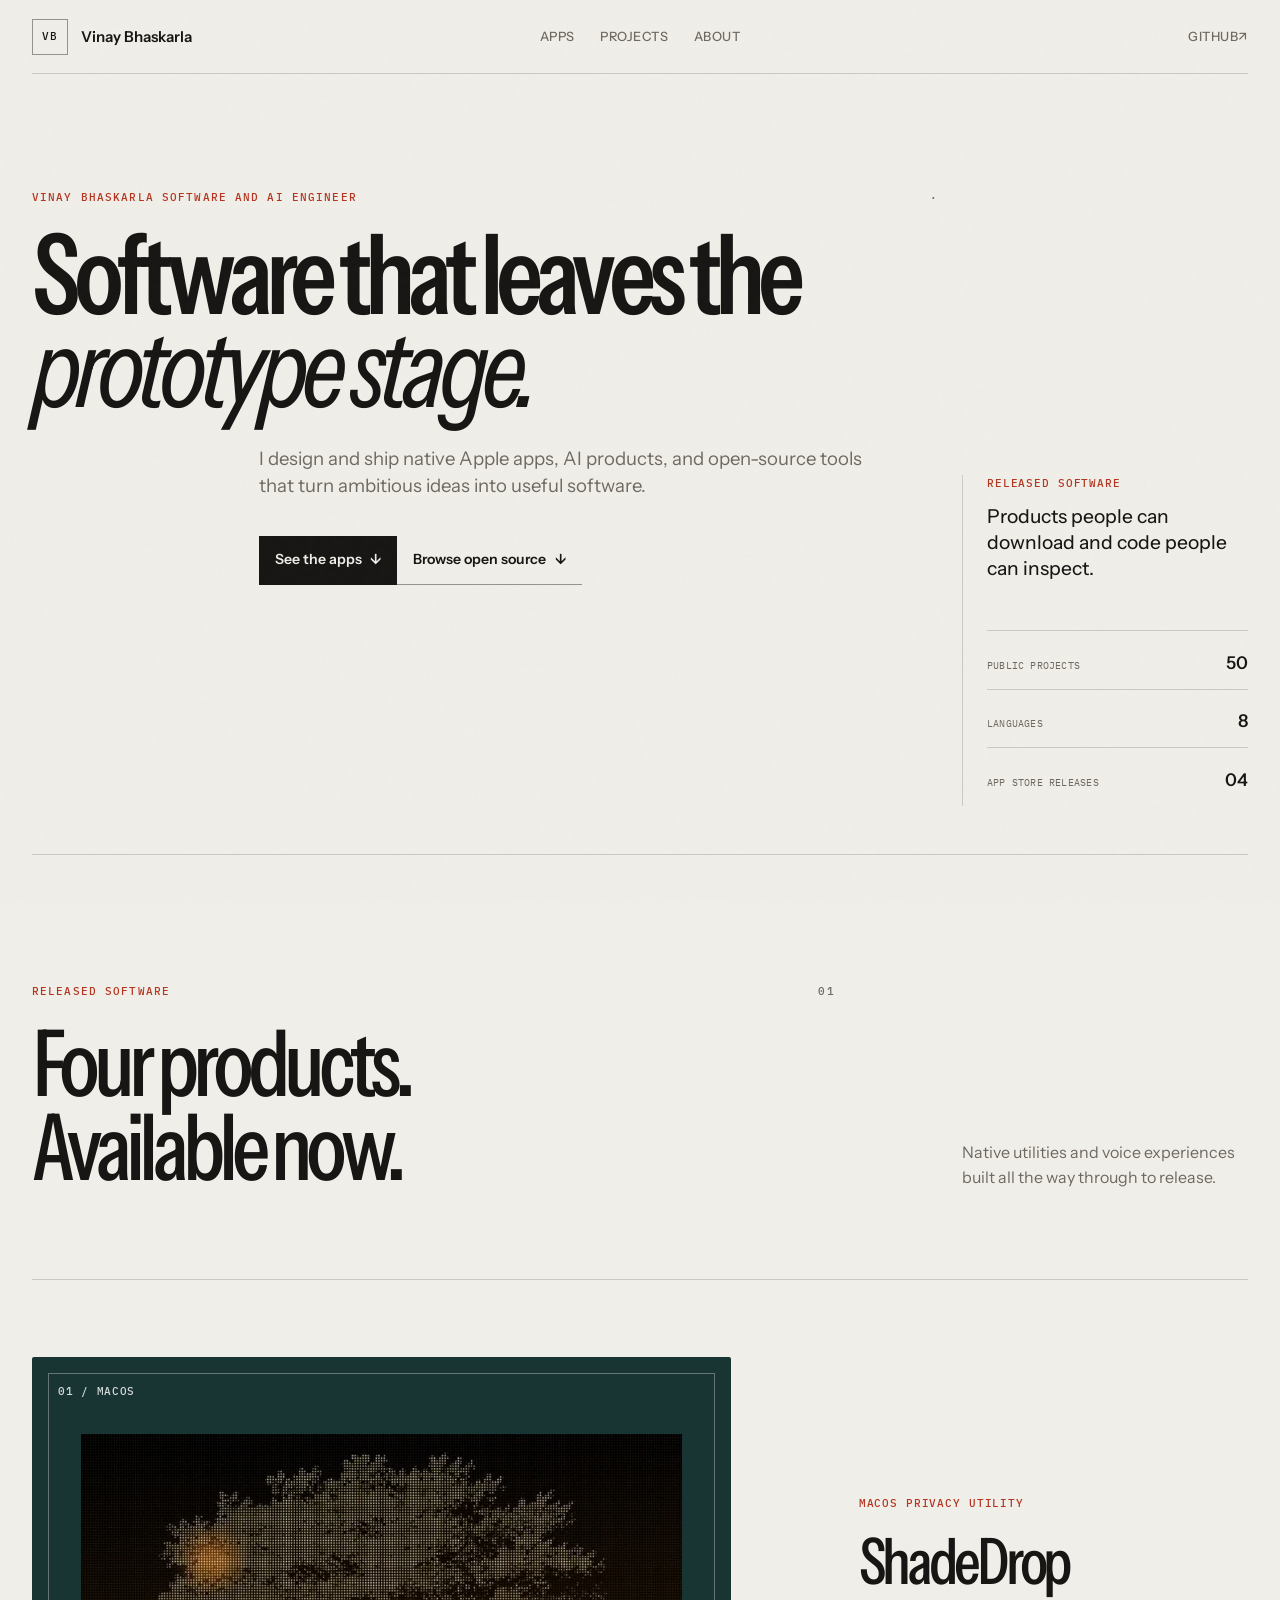
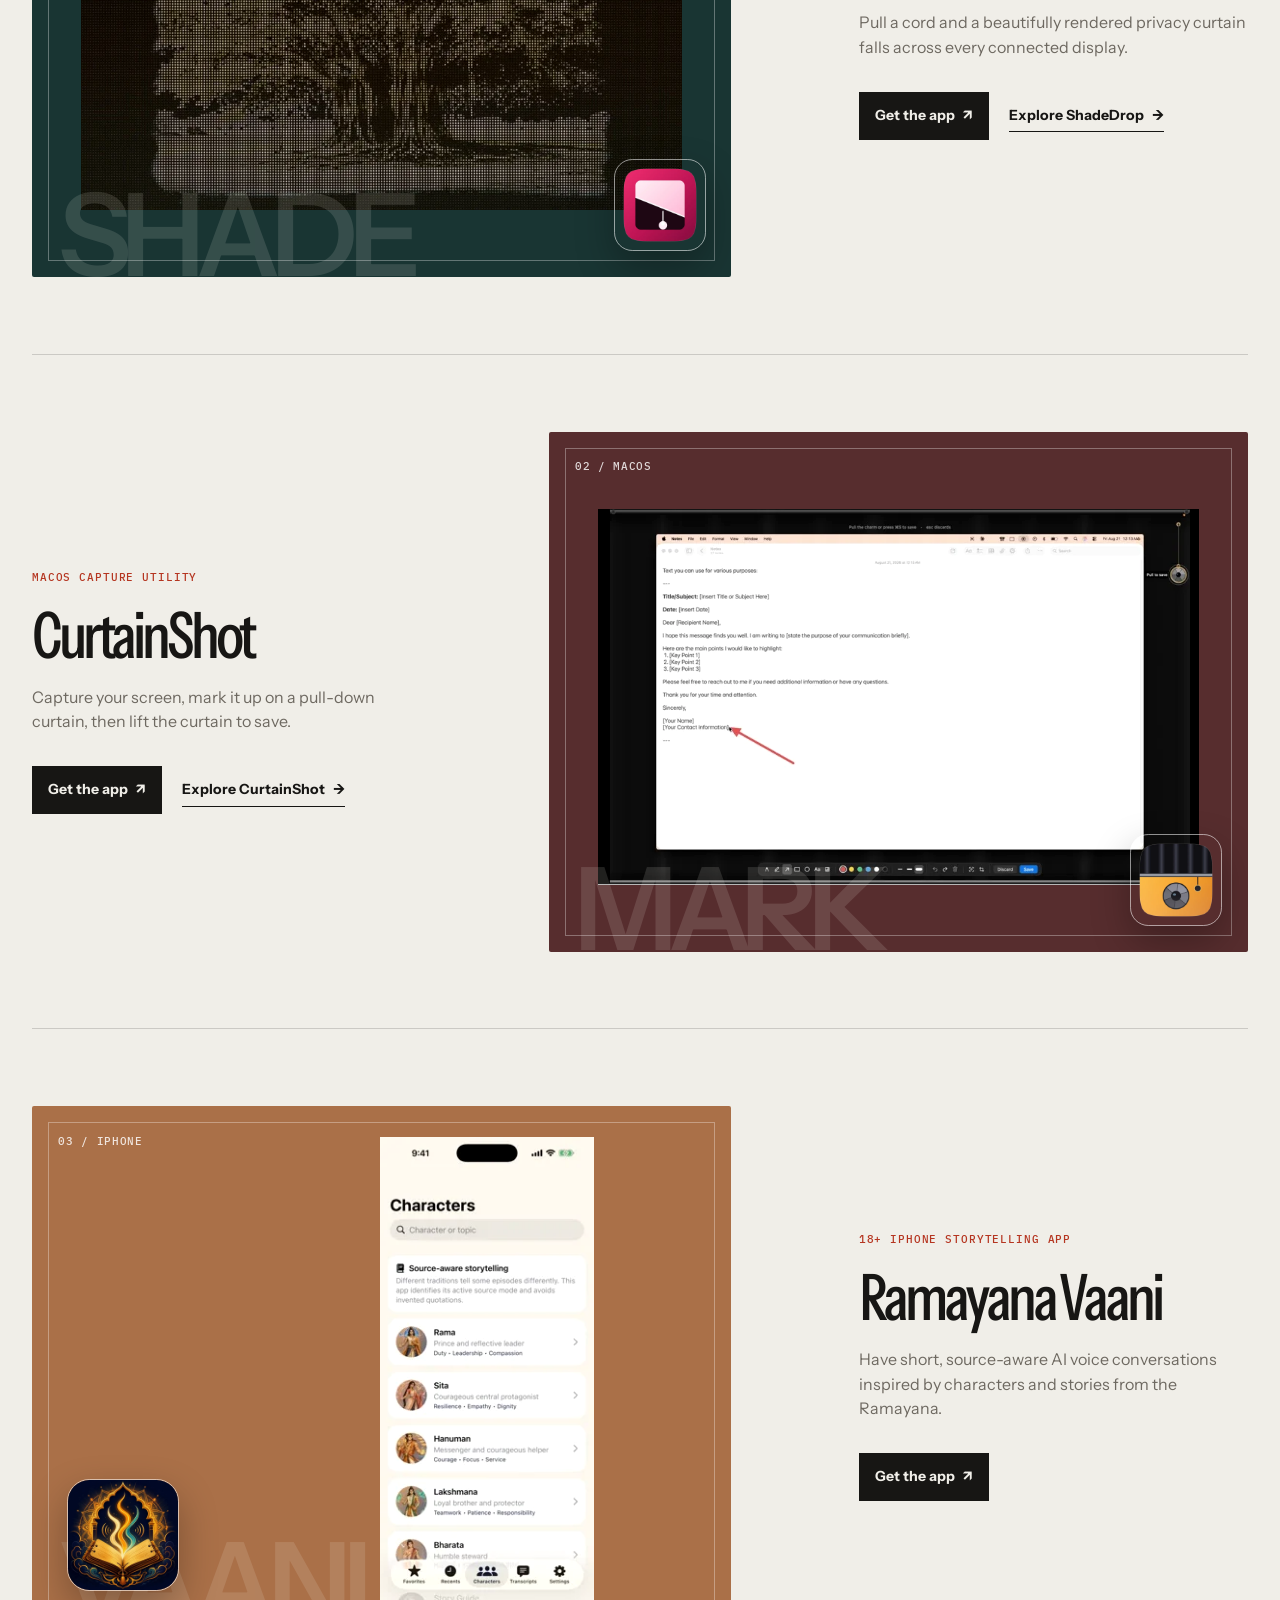
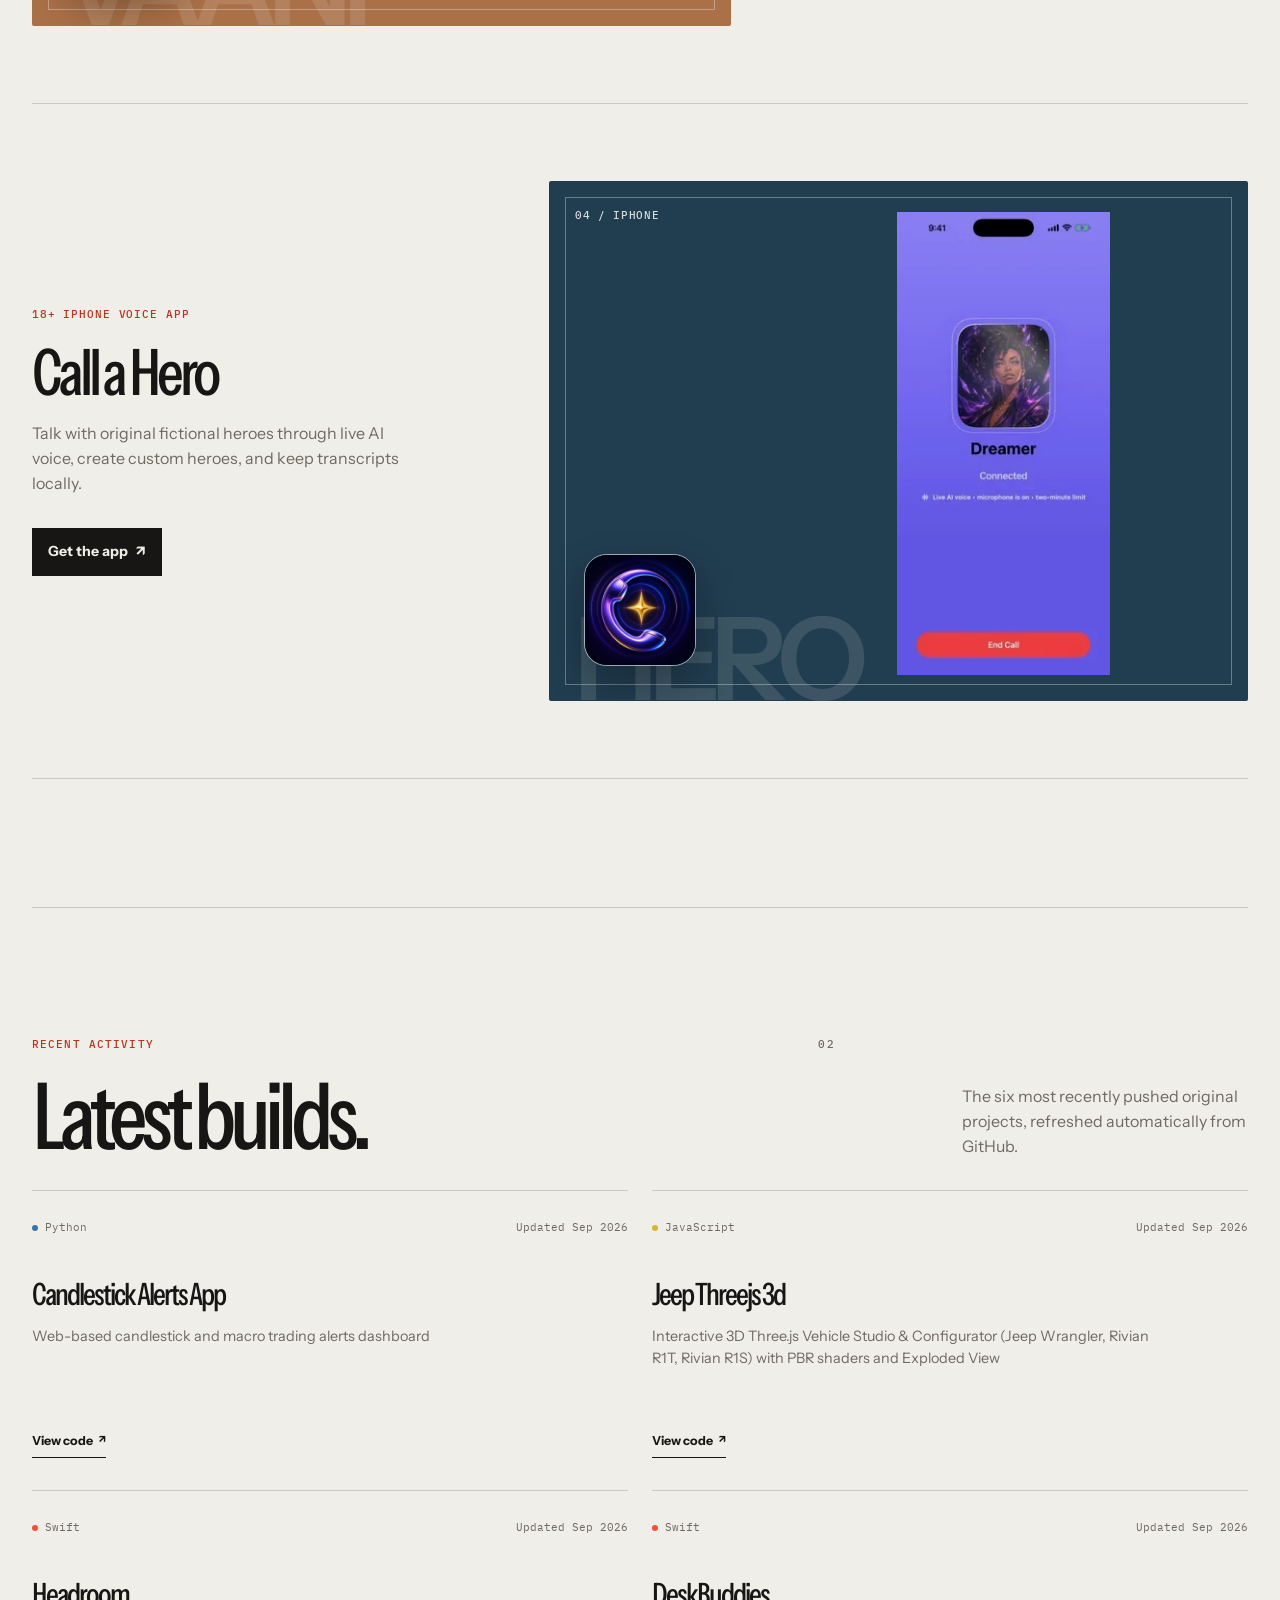
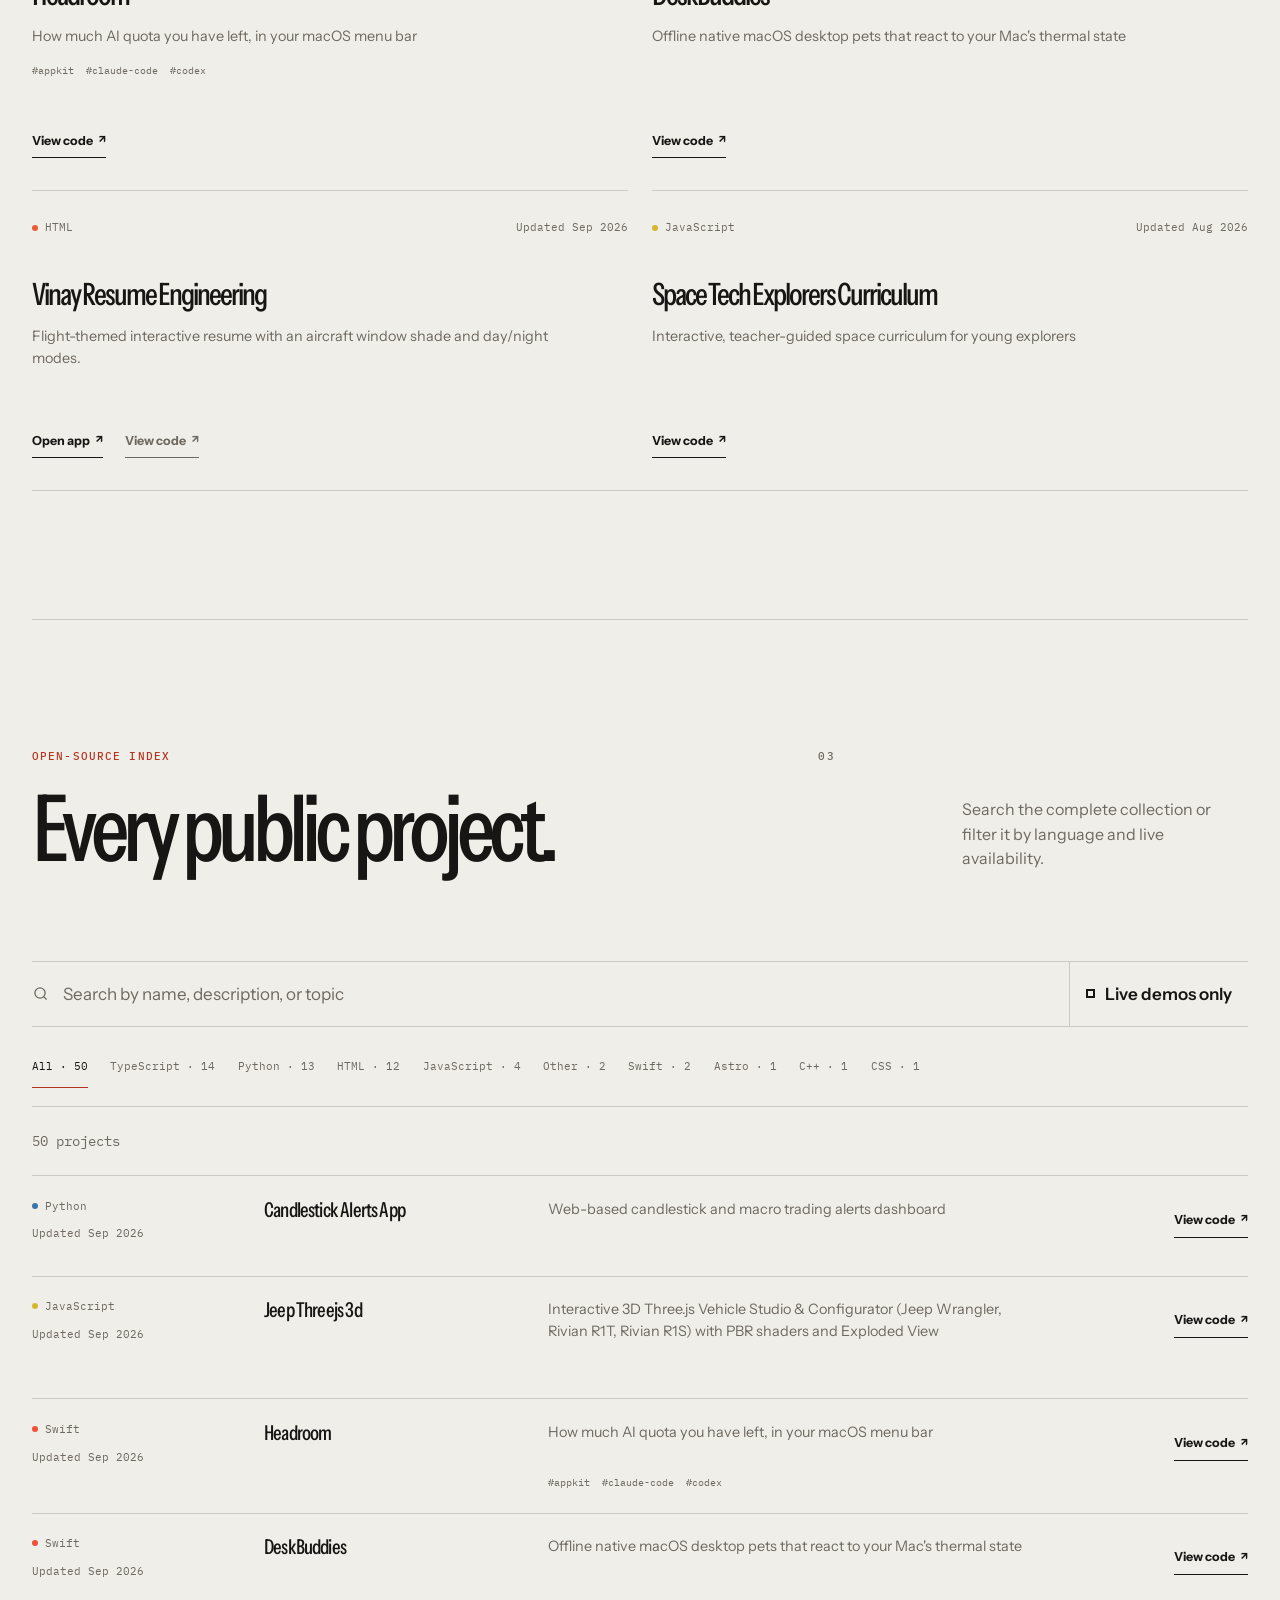
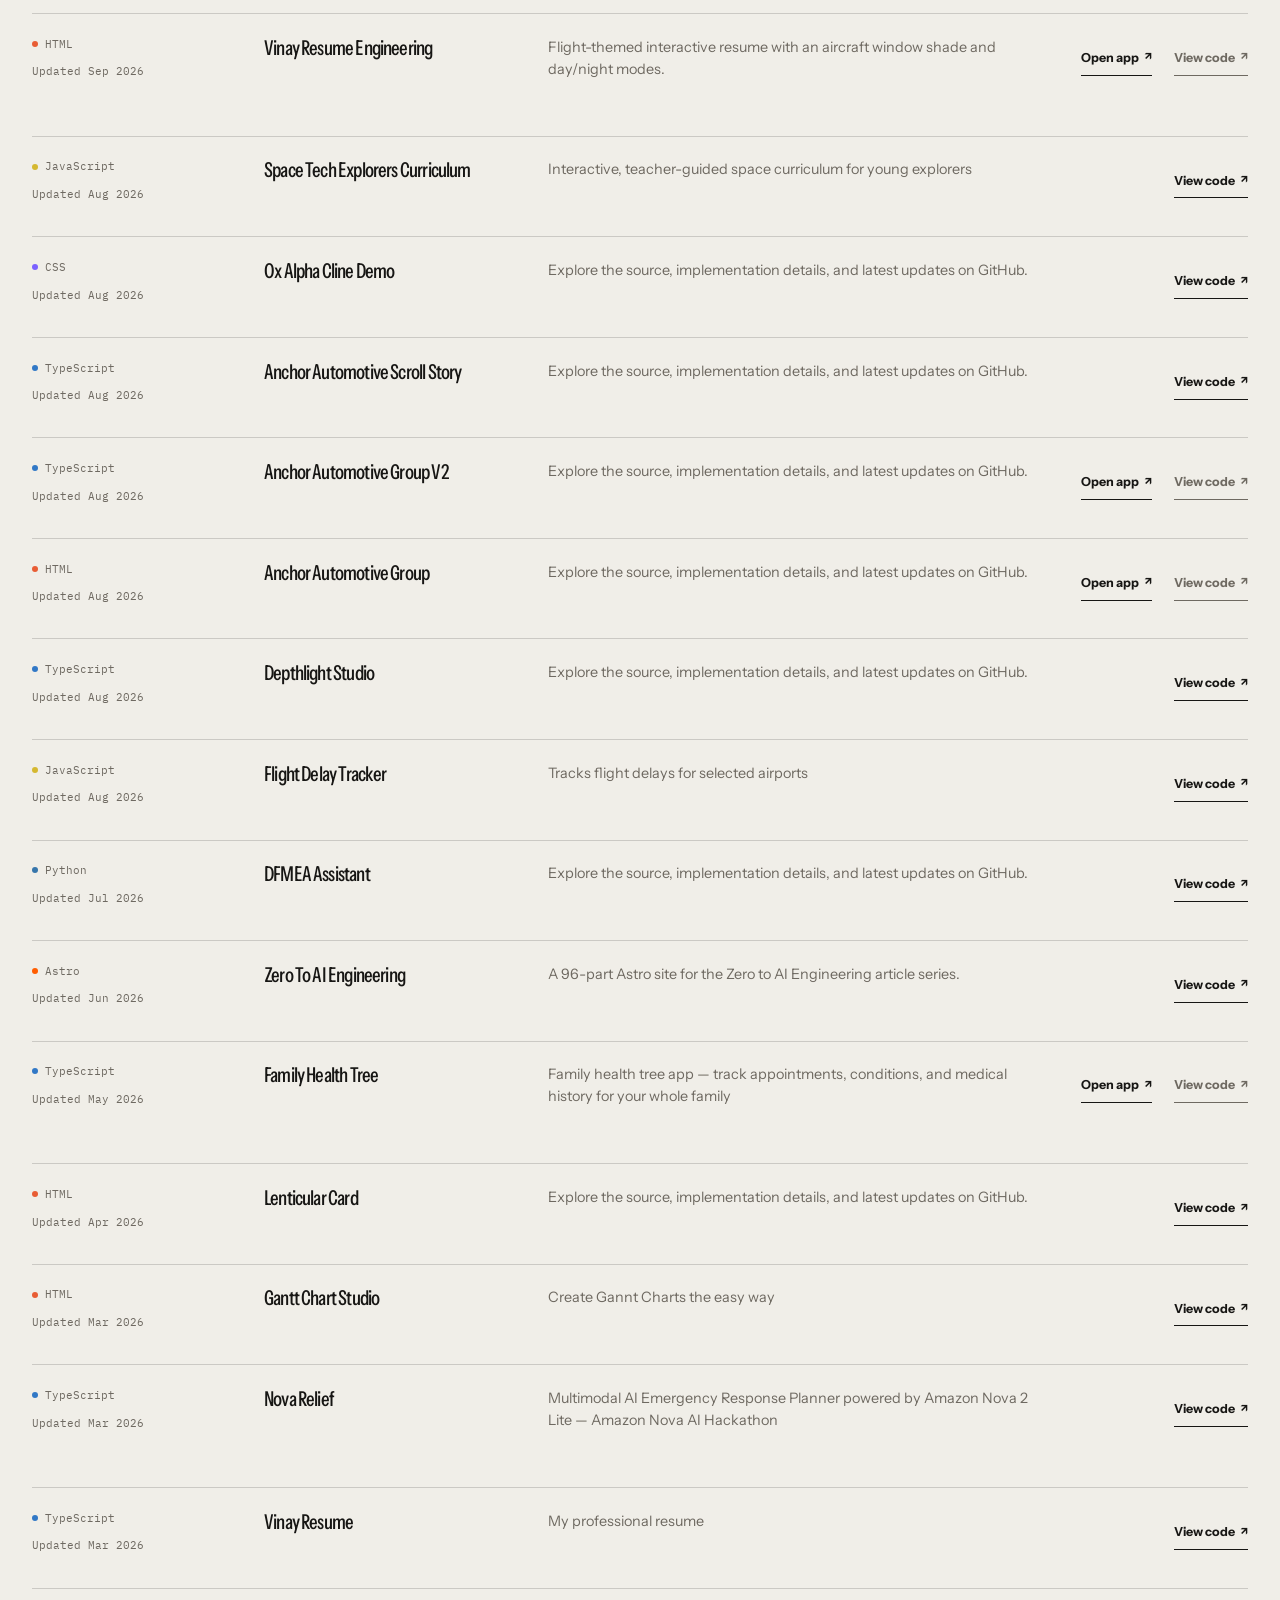
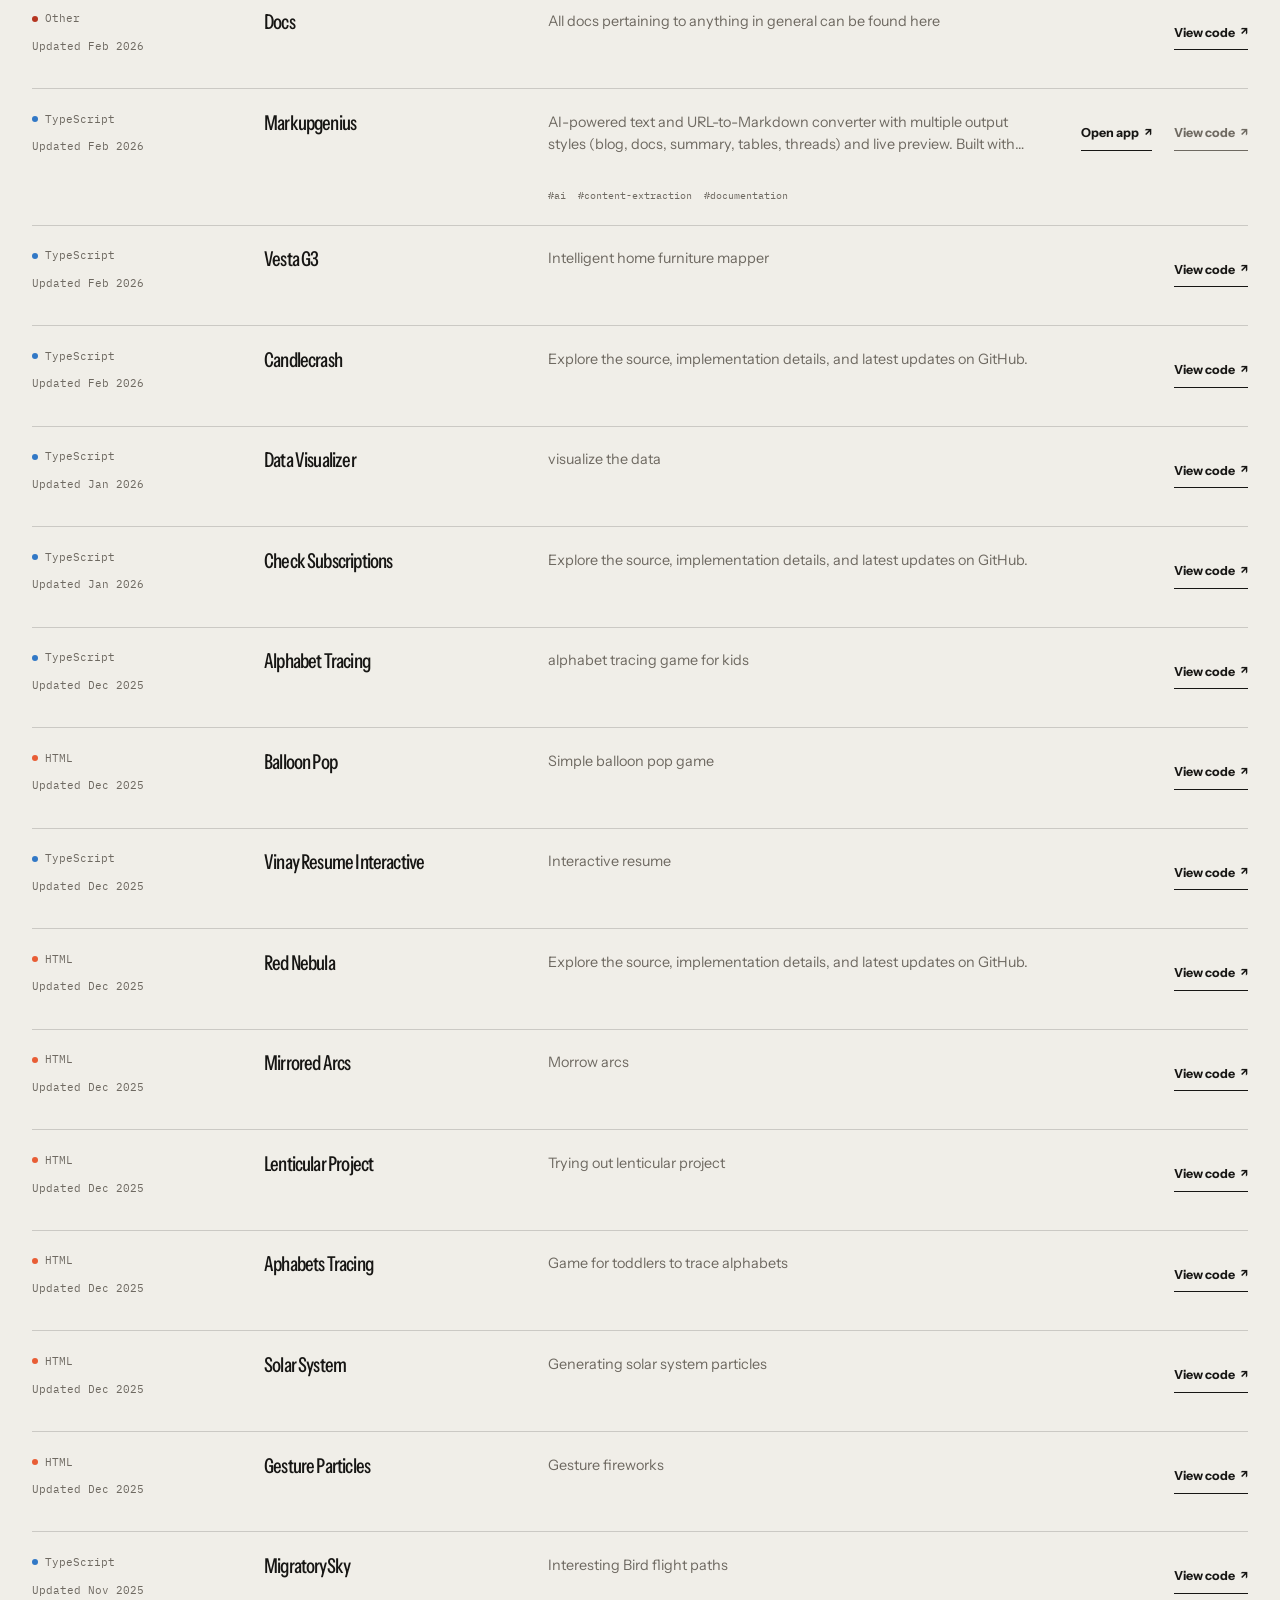
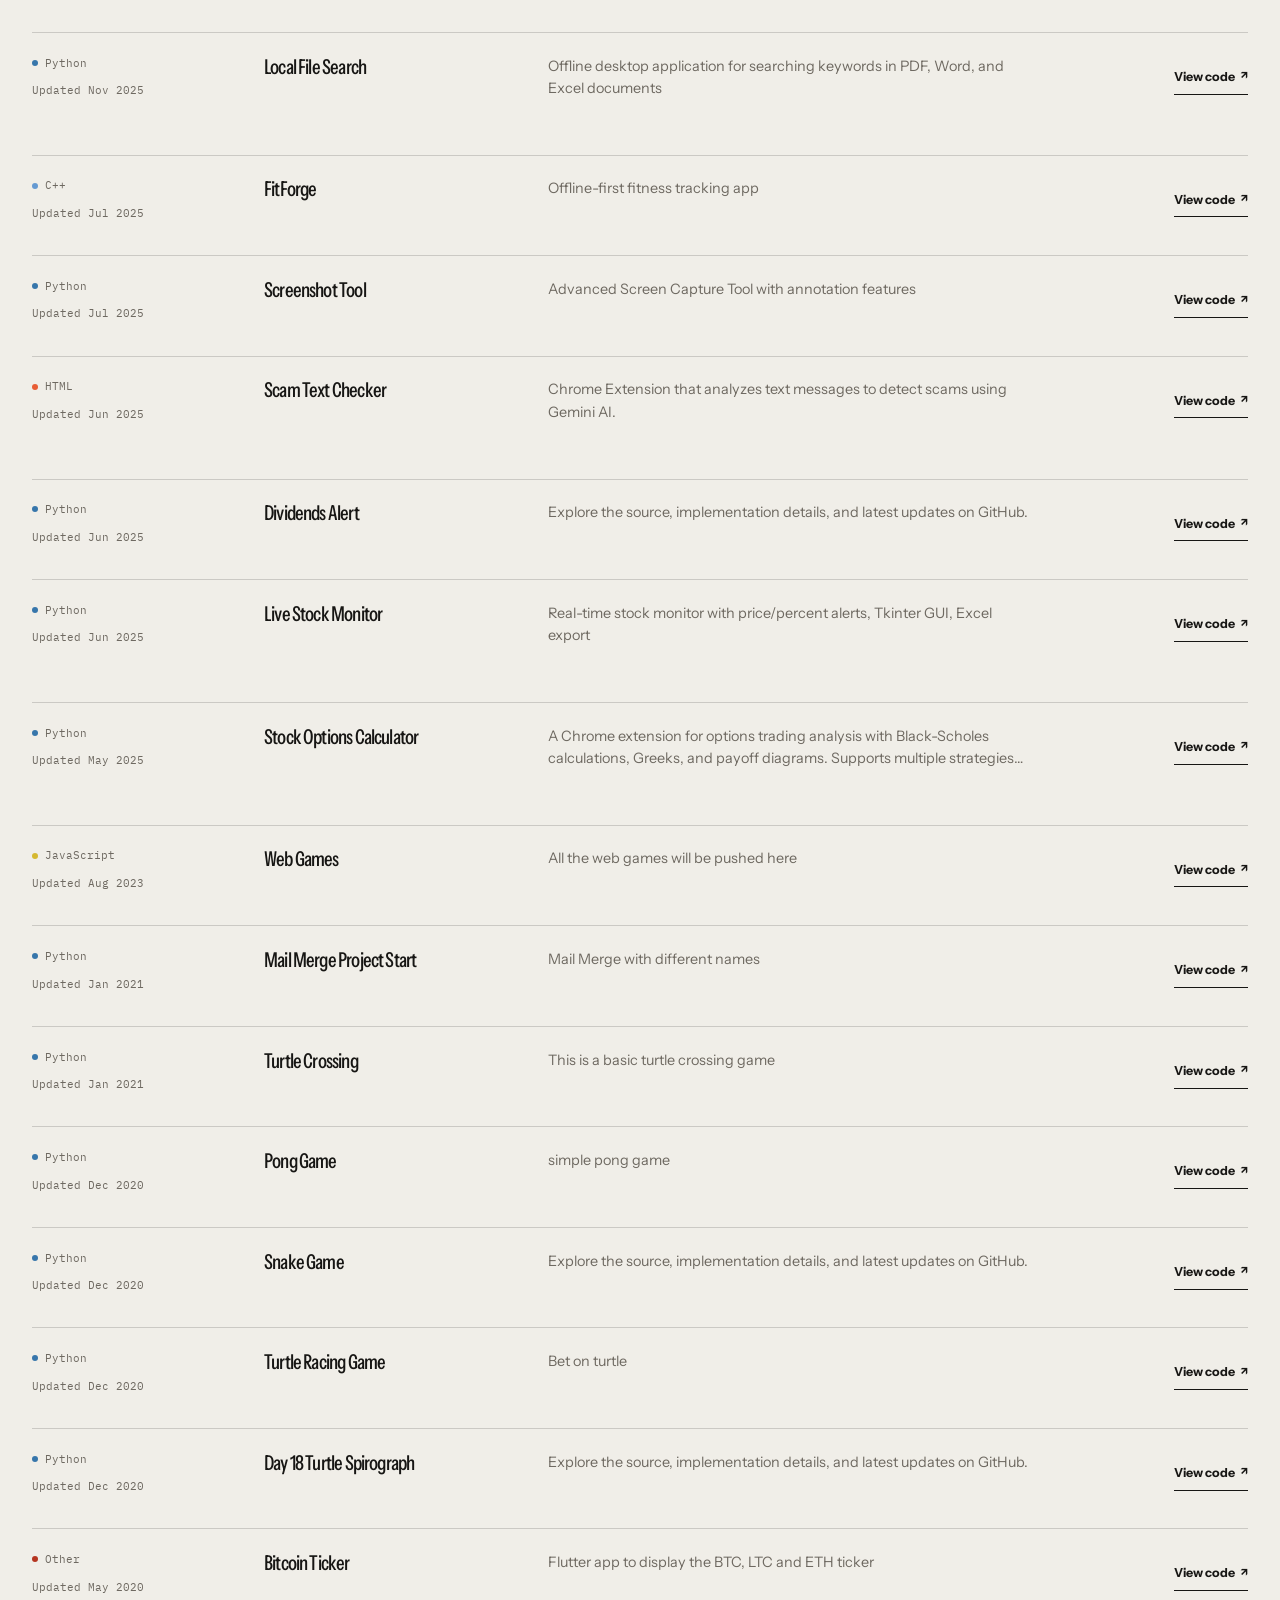
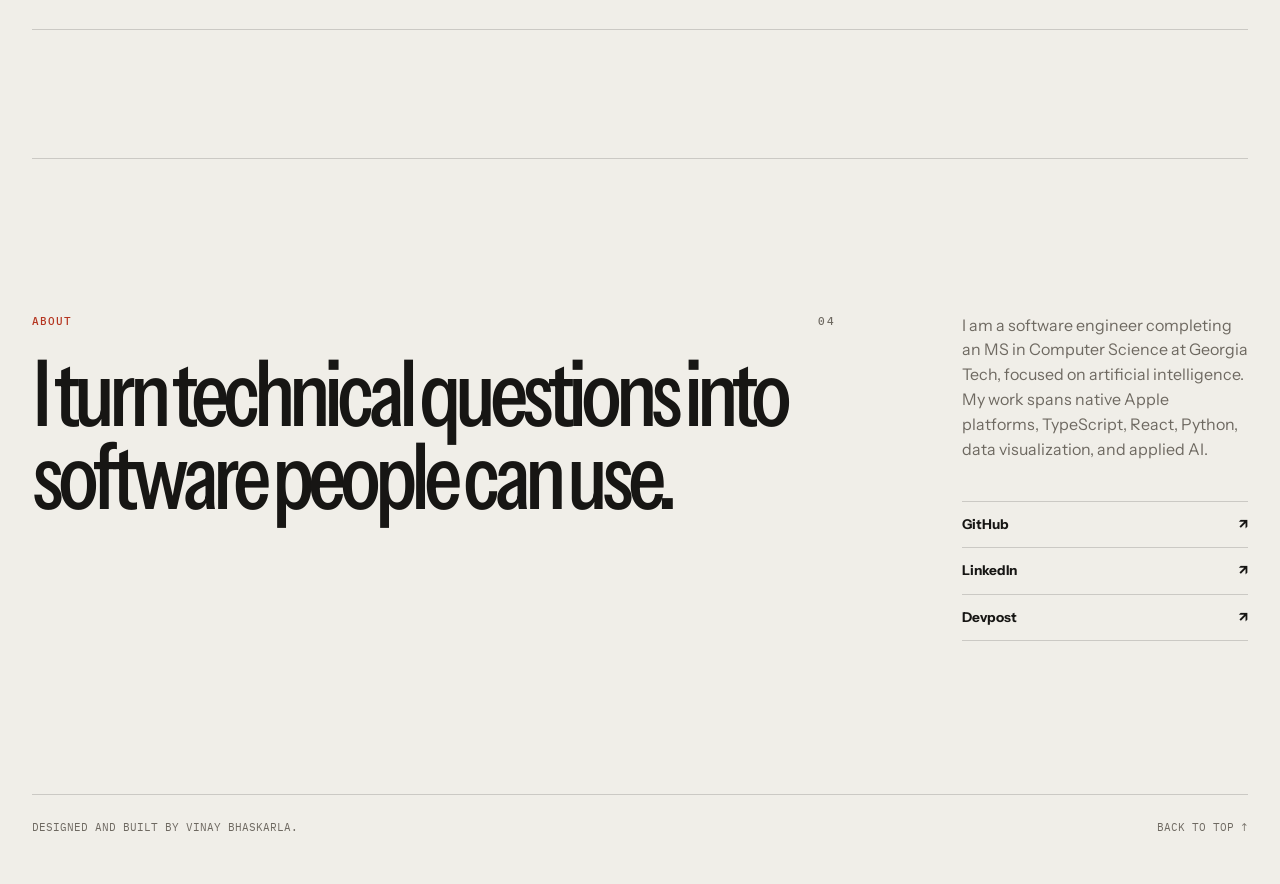
<file: index.html>
<!doctype html>
<html lang="en">
<head>
    <meta charset="utf-8">
    <meta name="viewport" content="width=device-width, initial-scale=1">
    <meta name="description" content="Released apps, AI products, and open-source software by Vinay Anand Bhaskarla.">
    <meta name="theme-color" content="#f0eee8">
    <meta property="og:type" content="website">
    <meta property="og:title" content="Vinay Bhaskarla | Software and AI engineer">
    <meta property="og:description" content="Software that leaves the prototype stage. Native apps, AI products, and open-source tools.">
    <meta property="og:url" content="https://vinayanand3.github.io/">
    <meta property="og:image" content="https://vinayanand3.github.io/og.png">
    <meta property="og:image:width" content="1200">
    <meta property="og:image:height" content="630">
    <meta property="og:image:alt" content="Software that leaves the prototype stage. Vinay Bhaskarla.">
    <meta name="twitter:card" content="summary_large_image">
    <meta name="twitter:title" content="Vinay Bhaskarla | Software and AI engineer">
    <meta name="twitter:description" content="Software that leaves the prototype stage. Native apps, AI products, and open-source tools.">
    <meta name="twitter:image" content="https://vinayanand3.github.io/og.png">
    <meta name="twitter:image:alt" content="Software that leaves the prototype stage. Vinay Bhaskarla.">
    <title>Vinay Bhaskarla | Software and AI engineer</title>
    <link rel="icon" href="/favicon.svg" type="image/svg+xml">
    <link rel="preconnect" href="https://fonts.googleapis.com">
    <link rel="preconnect" href="https://fonts.gstatic.com" crossorigin>
    <link href="https://fonts.googleapis.com/css2?family=IBM+Plex+Mono:wght@400;500&amp;family=Instrument+Sans:wdth,wght@75..100,400..700&amp;display=swap" rel="stylesheet">
    <link rel="stylesheet" href="/portfolio.css">
    <link rel="stylesheet" href="/gold.css">
    <script src="/portfolio.js" defer></script>
    <script src="/motion.js" defer></script>
</head>
<body>
    <a class="skip-link" href="#main-content">Skip to content</a>

    <header class="site-header">
        <a class="wordmark" href="/" aria-label="Vinay Bhaskarla, home">
            <span class="wordmark-mark" aria-hidden="true">VB</span>
            <span>Vinay Bhaskarla</span>
        </a>
        <nav class="site-nav" aria-label="Primary navigation">
            <a href="#featured">Apps</a>
            <a href="#projects">Projects</a>
            <a href="#about">About</a>
        </nav>
        <a class="header-link" href="https://github.com/vinayanand3" target="_blank" rel="noreferrer">GitHub <span aria-hidden="true">&#8599;</span></a>
    </header>

    <main id="main-content">
        <section class="hero" aria-labelledby="hero-title" data-reveal>
            <div class="hero-copy">
                <p class="eyebrow">Vinay Bhaskarla <span aria-hidden="true">&#183;</span> Software and AI engineer</p>
                <h1 id="hero-title">Software that leaves the <span>prototype stage.</span></h1>
                <p class="hero-intro">I design and ship native Apple apps, AI products, and open-source tools that turn ambitious ideas into useful software.</p>
                <div class="hero-actions">
                    <a class="button button-primary" href="#featured">See the apps <span aria-hidden="true">&#8595;</span></a>
                    <a class="button button-secondary" href="#projects">Browse open source <span aria-hidden="true">&#8595;</span></a>
                </div>
            </div>
            <aside class="hero-panel" aria-label="Portfolio overview">
                <p class="panel-label">Released software</p>
                <p class="panel-value">Products people can download and code people can inspect.</p>
                <dl class="hero-stats">
                    <div><dt>Public projects</dt><dd id="project-stat">48</dd></div>
                    <div><dt>Languages</dt><dd id="language-stat">8</dd></div>
                    <div><dt>App Store releases</dt><dd>04</dd></div>
                </dl>
            </aside>
        </section>

        <section class="section" id="featured" aria-labelledby="featured-title" data-reveal>
            <div class="section-heading">
                <div><p class="eyebrow">Released software <span>01</span></p><h2 id="featured-title">Four products.<br>Available now.</h2></div>
                <p>Native utilities and voice experiences built all the way through to release.</p>
            </div>
            <div class="product-grid">
                <article class="product-card product-card-shade">
                    <div class="product-visual" aria-hidden="true"><span class="product-index">01 / macOS</span><img class="product-screen" src="/assets/apps/shadedrop-screen.webp" alt="" width="800" height="500" loading="lazy" decoding="async"><img class="product-icon" src="/assets/apps/shadedrop-icon.webp" alt="" width="512" height="512" loading="lazy" decoding="async"><span class="visual-word">SHADE</span></div>
                    <div class="product-body">
                        <p class="card-kicker">macOS privacy utility</p><h3>ShadeDrop</h3>
                        <p>Pull a cord and a beautifully rendered privacy curtain falls across every connected display.</p>
                        <div class="product-actions">
                            <a class="store-link" href="https://apps.apple.com/us/app/shadedrop/id6802923512?mt=12" target="_blank" rel="noreferrer" aria-label="Get ShadeDrop on the Mac App Store">Get the app <span aria-hidden="true">&#8599;</span></a>
                            <a class="text-link" href="/shadedrop/">Explore ShadeDrop <span aria-hidden="true">&#8594;</span></a>
                        </div>
                    </div>
                </article>
                <article class="product-card product-card-curtain">
                    <div class="product-visual" aria-hidden="true"><span class="product-index">02 / macOS</span><img class="product-screen" src="/assets/apps/curtainshot-screen.webp" alt="" width="800" height="500" loading="lazy" decoding="async"><img class="product-icon" src="/assets/apps/curtainshot-icon.webp" alt="" width="512" height="512" loading="lazy" decoding="async"><span class="visual-word">MARK</span></div>
                    <div class="product-body">
                        <p class="card-kicker">macOS capture utility</p><h3>CurtainShot</h3>
                        <p>Capture your screen, mark it up on a pull-down curtain, then lift the curtain to save.</p>
                        <div class="product-actions">
                            <a class="store-link" href="https://apps.apple.com/us/app/curtainshot/id6803316414?mt=12" target="_blank" rel="noreferrer" aria-label="Get CurtainShot on the Mac App Store">Get the app <span aria-hidden="true">&#8599;</span></a>
                            <a class="text-link" href="/curtainshot/">Explore CurtainShot <span aria-hidden="true">&#8594;</span></a>
                        </div>
                    </div>
                </article>
                <article class="product-card product-card-vaani">
                    <div class="product-visual product-visual-phone" aria-hidden="true"><span class="product-index">03 / iPhone</span><img class="product-screen" src="/assets/apps/ramayana-vaani-screen.webp" alt="" width="222" height="480" loading="lazy" decoding="async"><img class="product-icon" src="/assets/apps/ramayana-vaani-icon.webp" alt="" width="512" height="512" loading="lazy" decoding="async"><span class="visual-word">VAANI</span></div>
                    <div class="product-body">
                        <p class="card-kicker">18+ iPhone storytelling app</p><h3>Ramayana Vaani</h3>
                        <p>Have short, source-aware AI voice conversations inspired by characters and stories from the Ramayana.</p>
                        <div class="product-actions">
                            <a class="store-link" href="https://apps.apple.com/us/app/ramayana-vaani/id6800575063" target="_blank" rel="noreferrer" aria-label="Get Ramayana Vaani on the App Store">Get the app <span aria-hidden="true">&#8599;</span></a>
                        </div>
                    </div>
                </article>
                <article class="product-card product-card-hero">
                    <div class="product-visual product-visual-phone" aria-hidden="true"><span class="product-index">04 / iPhone</span><img class="product-screen" src="/assets/apps/call-a-hero-screen.webp" alt="" width="221" height="480" loading="lazy" decoding="async"><img class="product-icon" src="/assets/apps/call-a-hero-icon.webp" alt="" width="512" height="512" loading="lazy" decoding="async"><span class="visual-word">HERO</span></div>
                    <div class="product-body">
                        <p class="card-kicker">18+ iPhone voice app</p><h3>Call a Hero</h3>
                        <p>Talk with original fictional heroes through live AI voice, create custom heroes, and keep transcripts locally.</p>
                        <div class="product-actions">
                            <a class="store-link" href="https://apps.apple.com/us/app/call-a-hero/id6797733811" target="_blank" rel="noreferrer" aria-label="Get Call a Hero on the App Store">Get the app <span aria-hidden="true">&#8599;</span></a>
                        </div>
                    </div>
                </article>
            </div>
        </section>

        <section class="section latest-section" aria-labelledby="latest-title" data-reveal>
            <div class="section-heading compact">
                <div><p class="eyebrow">Recent activity <span>02</span></p><h2 id="latest-title">Latest builds.</h2></div>
                <p>The six most recently pushed original projects, refreshed automatically from GitHub.</p>
            </div>
            <div class="project-grid project-grid-featured" id="latest-projects" aria-live="polite"><p class="loading-state">Loading the latest projects...</p></div>
        </section>

        <section class="section catalog-section" id="projects" aria-labelledby="projects-title" data-reveal>
            <div class="section-heading">
                <div><p class="eyebrow">Open-source index <span>03</span></p><h2 id="projects-title">Every public project.</h2></div>
                <p>Search the complete collection or filter it by language and live availability.</p>
            </div>
            <div class="project-controls" aria-label="Project filters">
                <label class="search-field">
                    <span class="sr-only">Search projects</span>
                    <svg viewBox="0 0 24 24" aria-hidden="true"><circle cx="11" cy="11" r="7"></circle><path d="m20 20-4-4"></path></svg>
                    <input id="project-search" type="search" placeholder="Search by name, description, or topic" autocomplete="off">
                </label>
                <button class="filter-toggle" id="demo-filter" type="button" aria-pressed="false"><span class="toggle-indicator" aria-hidden="true"></span> Live demos only</button>
            </div>
            <div class="language-filters" id="language-filters" aria-label="Filter by programming language"></div>
            <div class="results-bar">
                <p id="results-count" aria-live="polite">Loading projects...</p>
                <button class="clear-filters" id="clear-filters" type="button" hidden>Clear filters</button>
            </div>
            <div class="project-grid" id="project-grid" aria-live="polite"></div>
        </section>

        <section class="about-section" id="about" aria-labelledby="about-title" data-reveal>
            <div><p class="eyebrow">About <span>04</span></p><h2 id="about-title">I turn technical questions into software people can use.</h2></div>
            <div class="about-copy">
                <p>I am a software engineer completing an MS in Computer Science at Georgia Tech, focused on artificial intelligence. My work spans native Apple platforms, TypeScript, React, Python, data visualization, and applied AI.</p>
                <div class="about-links">
                    <a href="https://github.com/vinayanand3" target="_blank" rel="noreferrer">GitHub <span aria-hidden="true">&#8599;</span></a>
                    <a href="https://www.linkedin.com/in/vinayanand2" target="_blank" rel="noreferrer">LinkedIn <span aria-hidden="true">&#8599;</span></a>
                    <a href="https://devpost.com/vinayanand2" target="_blank" rel="noreferrer">Devpost <span aria-hidden="true">&#8599;</span></a>
                </div>
            </div>
        </section>
    </main>

    <footer class="site-footer"><p>Designed and built by Vinay Bhaskarla.</p><a href="#main-content">Back to top <span aria-hidden="true">&#8593;</span></a></footer>
    <noscript><div class="noscript-message">JavaScript is needed to browse the repository catalog. You can view every project directly on <a href="https://github.com/vinayanand3?tab=repositories">GitHub</a>.</div></noscript>
</body>
</html>
</file>
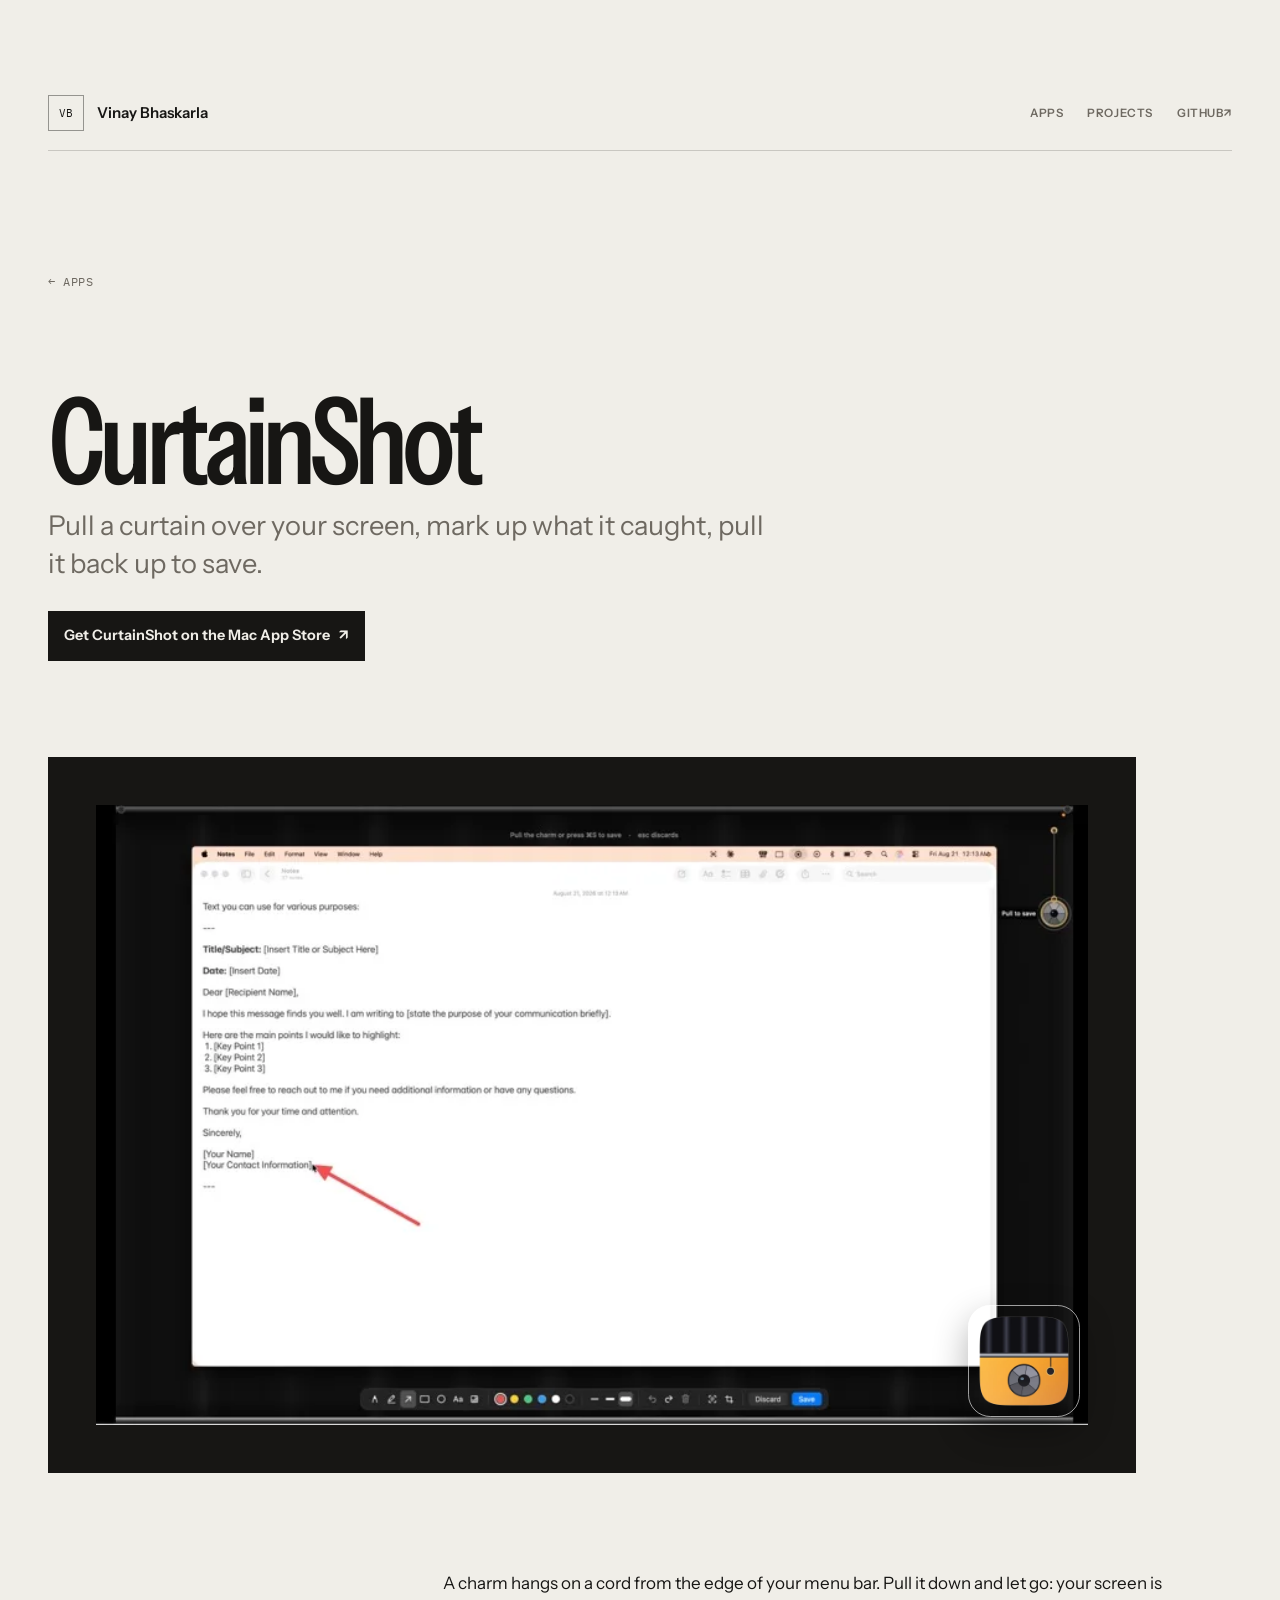
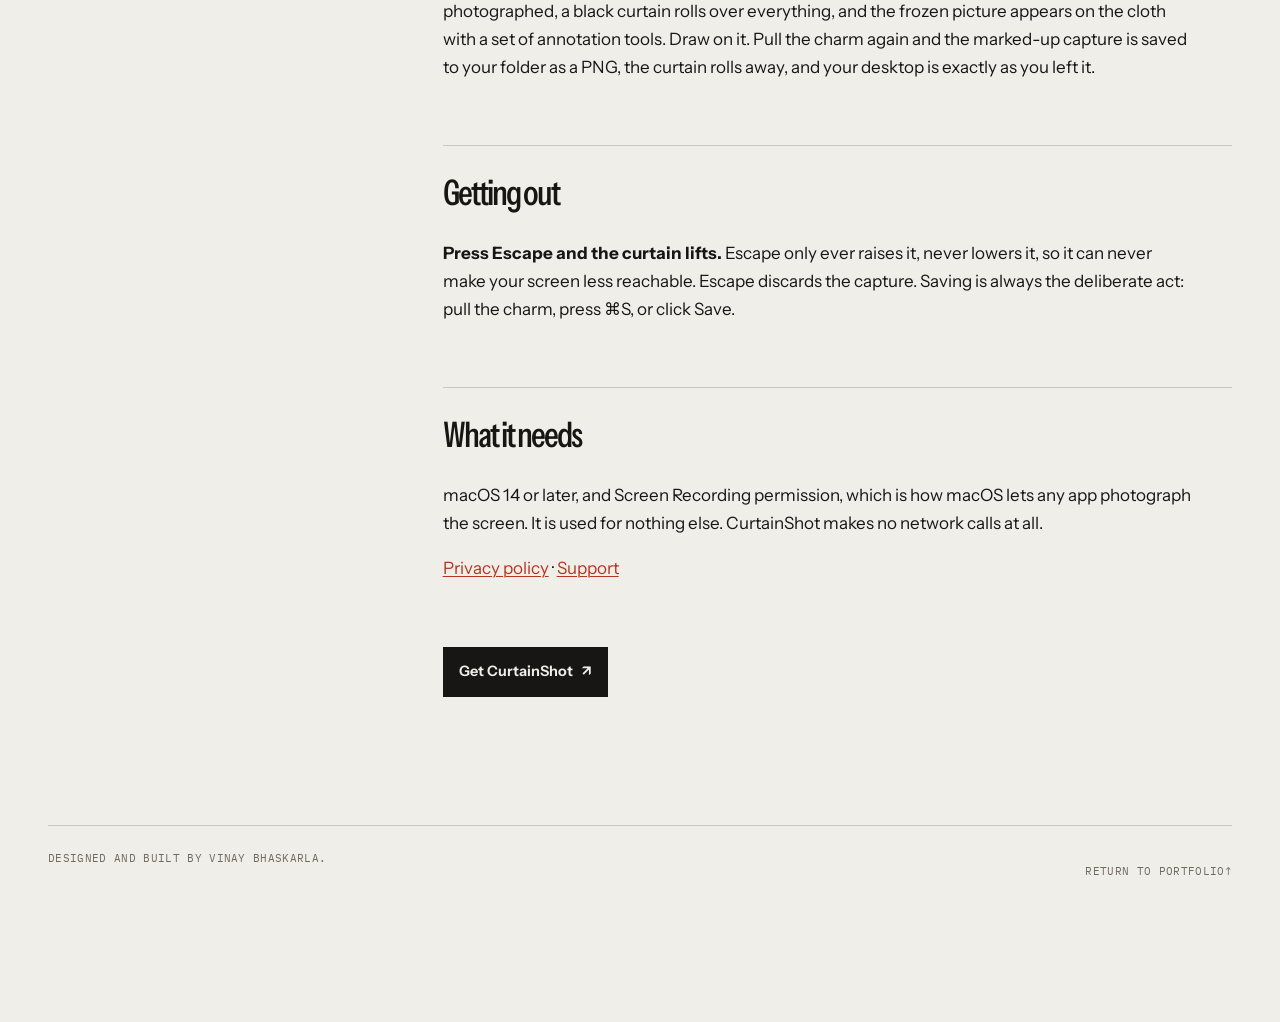
<file: curtainshot/index.html>
<!doctype html>
<html lang="en">
<head>
<meta charset="utf-8">
<meta name="viewport" content="width=device-width, initial-scale=1">
<title>CurtainShot</title>
<meta name="description" content="Capture your screen, annotate it on a pull-down curtain, and lift the curtain to save.">
<meta name="theme-color" content="#f0eee8">
<link rel="icon" href="/favicon.svg" type="image/svg+xml">
<link rel="preconnect" href="https://fonts.googleapis.com">
<link rel="preconnect" href="https://fonts.gstatic.com" crossorigin>
<link href="https://fonts.googleapis.com/css2?family=IBM+Plex+Mono:wght@400;500&amp;family=Instrument+Sans:wdth,wght@75..100,400..700&amp;display=swap" rel="stylesheet">
<link rel="stylesheet" href="/style.css">
<link rel="stylesheet" href="/product-gold.css">
</head>
<body>
<a class="utility-skip" href="#main-content">Skip to content</a>
<header class="utility-header">
    <a class="utility-wordmark" href="/" aria-label="Vinay Bhaskarla, portfolio home"><span aria-hidden="true">VB</span><strong>Vinay Bhaskarla</strong></a>
    <nav aria-label="Portfolio navigation"><a href="/#featured">Apps</a><a href="/#projects">Projects</a><a href="https://github.com/vinayanand3" target="_blank" rel="noreferrer">GitHub <span aria-hidden="true">&#8599;</span></a></nav>
</header>
<main id="main-content">
    <a class="back" href="/">&larr; Apps</a>

    <h1>CurtainShot</h1>
    <p class="tagline">Pull a curtain over your screen, mark up what it caught,
    pull it back up to save.</p>
    <a class="app-store-action" href="https://apps.apple.com/us/app/curtainshot/id6803316414?mt=12" target="_blank" rel="noreferrer">Get CurtainShot on the Mac App Store <span aria-hidden="true">&#8599;</span></a>

    <figure class="product-media">
        <img src="/assets/apps/curtainshot-screen.webp" alt="CurtainShot annotation controls over a captured Mac screen" width="800" height="500">
        <img class="product-media-icon" src="/assets/apps/curtainshot-icon.webp" alt="" width="512" height="512">
    </figure>

    <p>A charm hangs on a cord from the edge of your menu bar. Pull it down and let
    go: your screen is photographed, a black curtain rolls over everything, and the
    frozen picture appears on the cloth with a set of annotation tools. Draw on it.
    Pull the charm again and the marked-up capture is saved to your folder as a PNG,
    the curtain rolls away, and your desktop is exactly as you left it.</p>

    <h2>Getting out</h2>

    <p><strong>Press Escape and the curtain lifts.</strong> Escape only ever raises
    it, never lowers it, so it can never make your screen less reachable. Escape
    discards the capture. Saving is always the deliberate act: pull the charm,
    press &#8984;S, or click Save.</p>

    <h2>What it needs</h2>

    <p>macOS 14 or later, and Screen Recording permission, which is how macOS lets
    any app photograph the screen. It is used for nothing else. CurtainShot makes no
    network calls at all.</p>

    <p><a href="/curtainshot/privacy/">Privacy policy</a> &middot;
       <a href="/curtainshot/support/">Support</a></p>
    <a class="app-store-action app-store-action-final" href="https://apps.apple.com/us/app/curtainshot/id6803316414?mt=12" target="_blank" rel="noreferrer">Get CurtainShot <span aria-hidden="true">&#8599;</span></a>
</main>
<footer class="utility-footer"><p>Designed and built by Vinay Bhaskarla.</p><a href="/">Return to portfolio <span aria-hidden="true">&#8593;</span></a></footer>
</body>
</html>
</file>
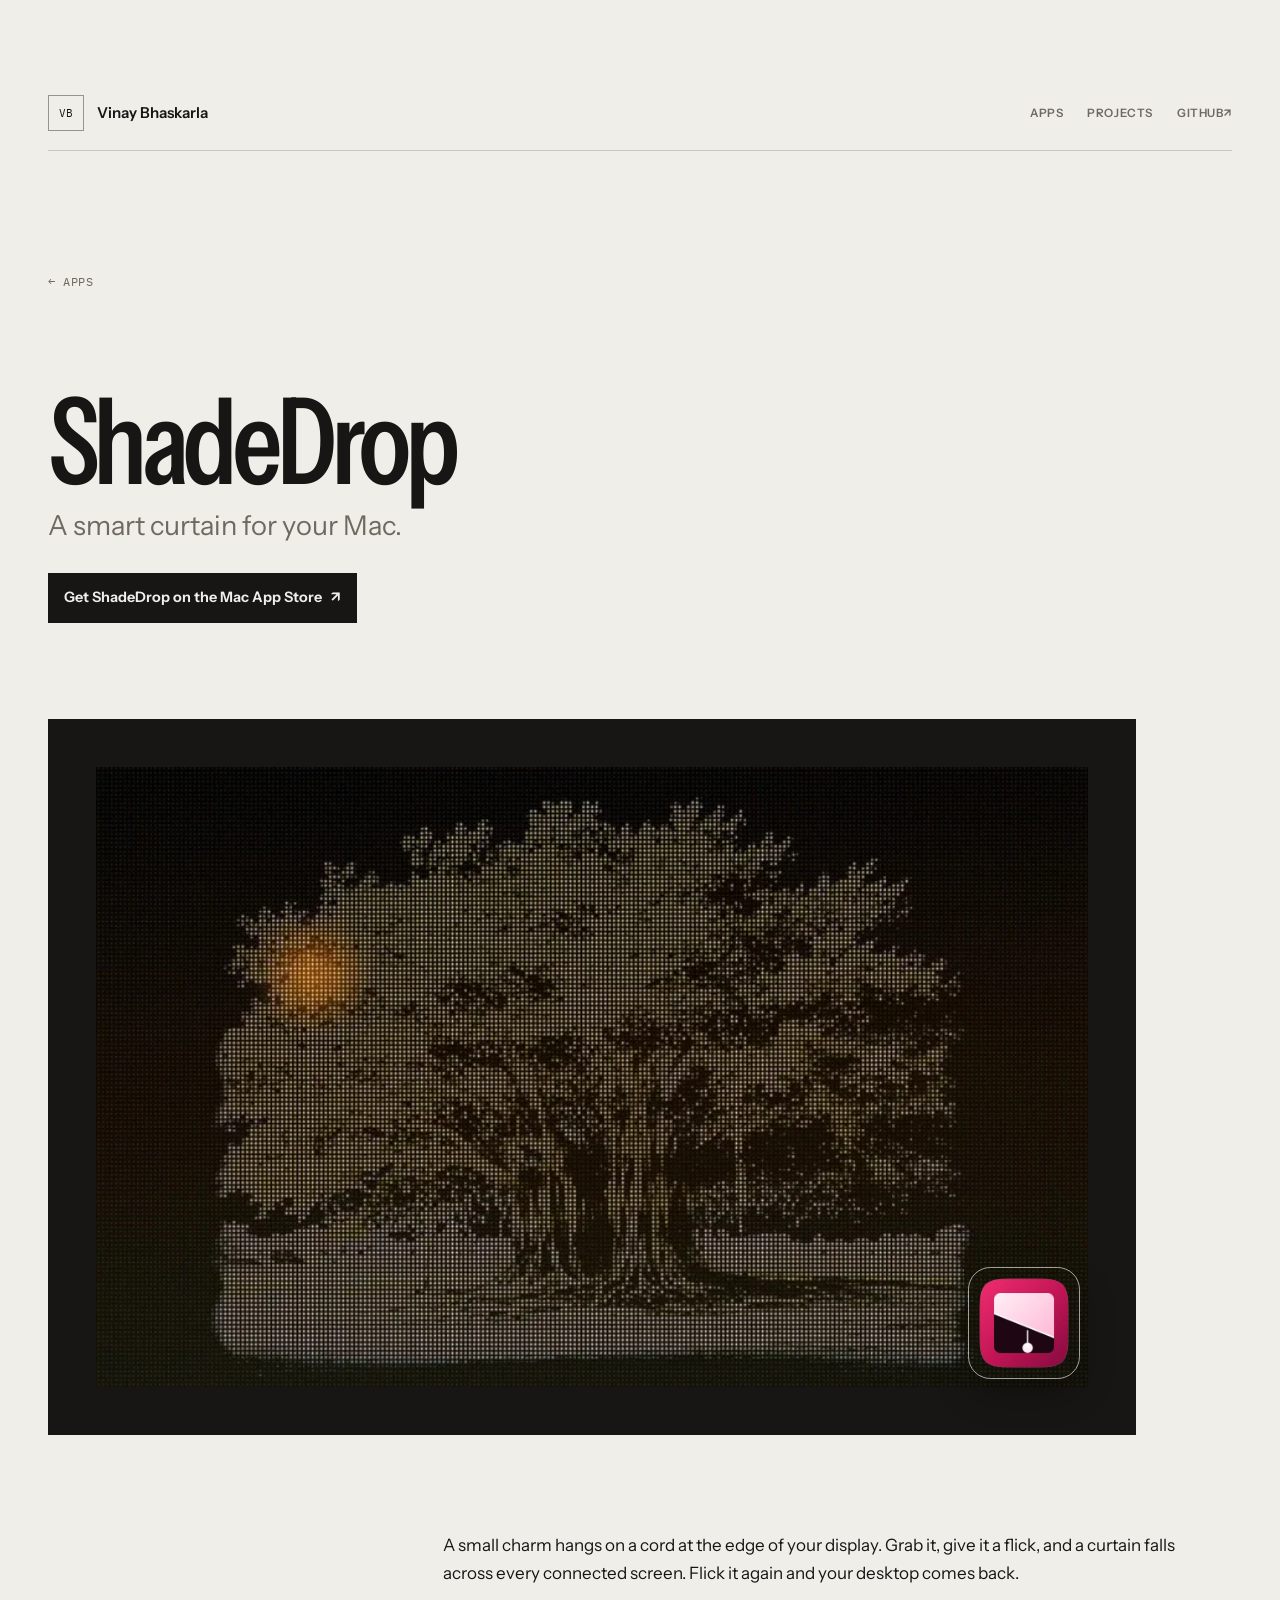
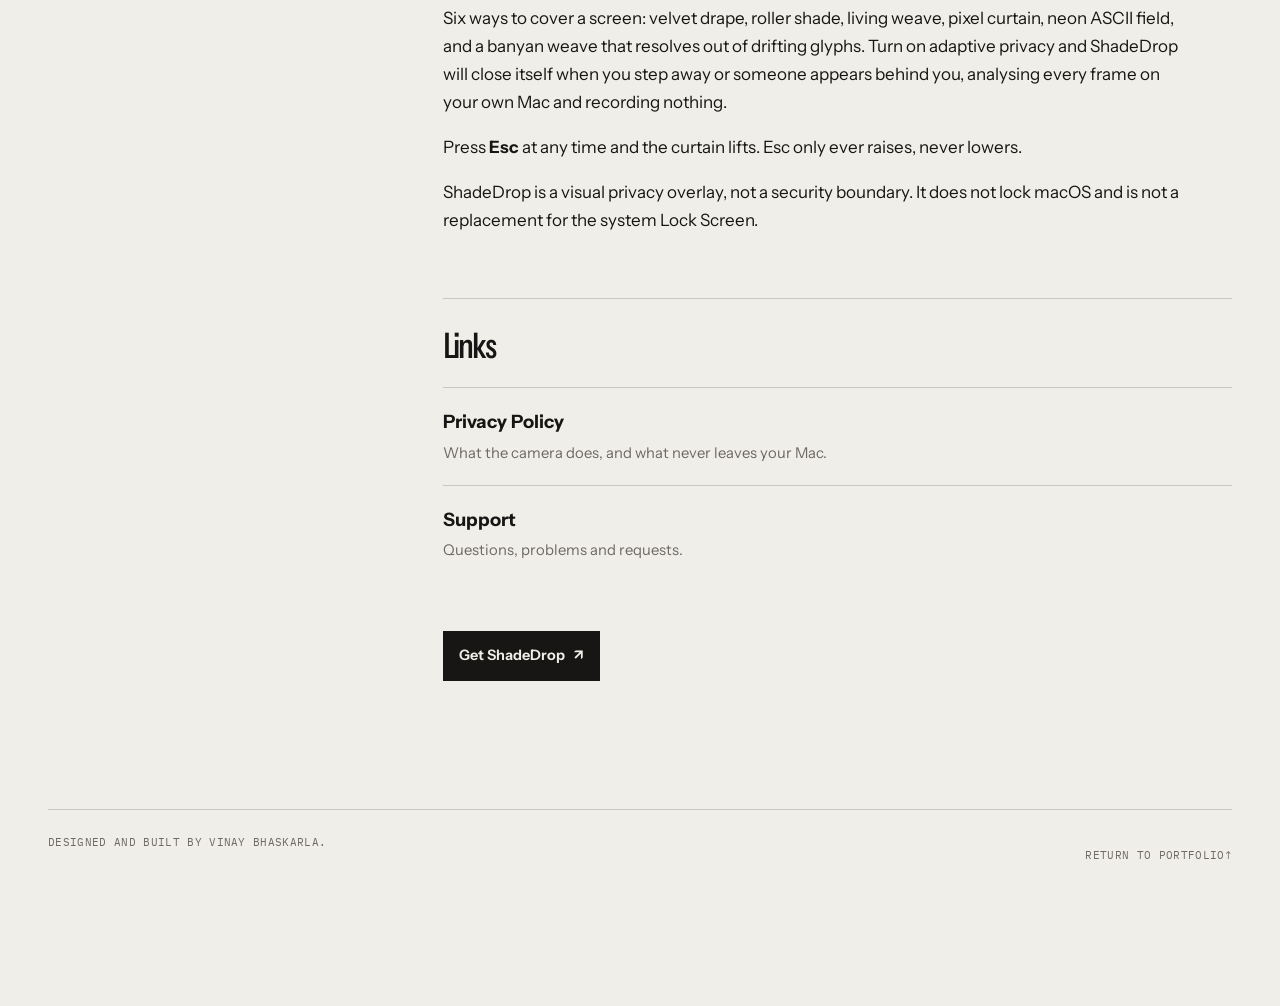
<file: shadedrop/index.html>
<!doctype html>
<html lang="en">
<head>
<meta charset="utf-8">
<meta name="viewport" content="width=device-width, initial-scale=1">
<title>ShadeDrop</title>
<meta name="description" content="A smart curtain for your Mac. Pull the cord and every screen is covered.">
<meta name="theme-color" content="#f0eee8">
<link rel="icon" href="/favicon.svg" type="image/svg+xml">
<link rel="preconnect" href="https://fonts.googleapis.com">
<link rel="preconnect" href="https://fonts.gstatic.com" crossorigin>
<link href="https://fonts.googleapis.com/css2?family=IBM+Plex+Mono:wght@400;500&amp;family=Instrument+Sans:wdth,wght@75..100,400..700&amp;display=swap" rel="stylesheet">
<link rel="stylesheet" href="/style.css">
<link rel="stylesheet" href="/product-gold.css">
</head>
<body>
<a class="utility-skip" href="#main-content">Skip to content</a>
<header class="utility-header">
    <a class="utility-wordmark" href="/" aria-label="Vinay Bhaskarla, portfolio home"><span aria-hidden="true">VB</span><strong>Vinay Bhaskarla</strong></a>
    <nav aria-label="Portfolio navigation"><a href="/#featured">Apps</a><a href="/#projects">Projects</a><a href="https://github.com/vinayanand3" target="_blank" rel="noreferrer">GitHub <span aria-hidden="true">&#8599;</span></a></nav>
</header>
<main id="main-content">
    <a class="back" href="/">&larr; Apps</a>

    <h1>ShadeDrop</h1>
    <p class="tagline">A smart curtain for your Mac.</p>
    <a class="app-store-action" href="https://apps.apple.com/us/app/shadedrop/id6802923512?mt=12" target="_blank" rel="noreferrer">Get ShadeDrop on the Mac App Store <span aria-hidden="true">&#8599;</span></a>

    <figure class="product-media">
        <img src="/assets/apps/shadedrop-screen.webp" alt="ShadeDrop displaying its neon ASCII privacy curtain across a Mac screen" width="800" height="500">
        <img class="product-media-icon" src="/assets/apps/shadedrop-icon.webp" alt="" width="512" height="512">
    </figure>

    <p>A small charm hangs on a cord at the edge of your display. Grab it, give it
    a flick, and a curtain falls across every connected screen. Flick it again and
    your desktop comes back.</p>

    <p>Six ways to cover a screen: velvet drape, roller shade, living weave,
    pixel curtain, neon ASCII field, and a banyan weave that resolves out of
    drifting glyphs. Turn on adaptive privacy and ShadeDrop will close itself when
    you step away or someone appears behind you, analysing every frame on your own
    Mac and recording nothing.</p>

    <p>Press <strong>Esc</strong> at any time and the curtain lifts. Esc only ever
    raises, never lowers.</p>

    <p>ShadeDrop is a visual privacy overlay, not a security boundary. It does not
    lock macOS and is not a replacement for the system Lock Screen.</p>

    <h2>Links</h2>
    <a class="card" href="/shadedrop/privacy/">
        <strong>Privacy Policy</strong>
        <span>What the camera does, and what never leaves your Mac.</span>
    </a>
    <a class="card" href="/shadedrop/support/">
        <strong>Support</strong>
        <span>Questions, problems and requests.</span>
    </a>
    <a class="app-store-action app-store-action-final" href="https://apps.apple.com/us/app/shadedrop/id6802923512?mt=12" target="_blank" rel="noreferrer">Get ShadeDrop <span aria-hidden="true">&#8599;</span></a>
</main>
<footer class="utility-footer"><p>Designed and built by Vinay Bhaskarla.</p><a href="/">Return to portfolio <span aria-hidden="true">&#8593;</span></a></footer>
</body>
</html>
</file>
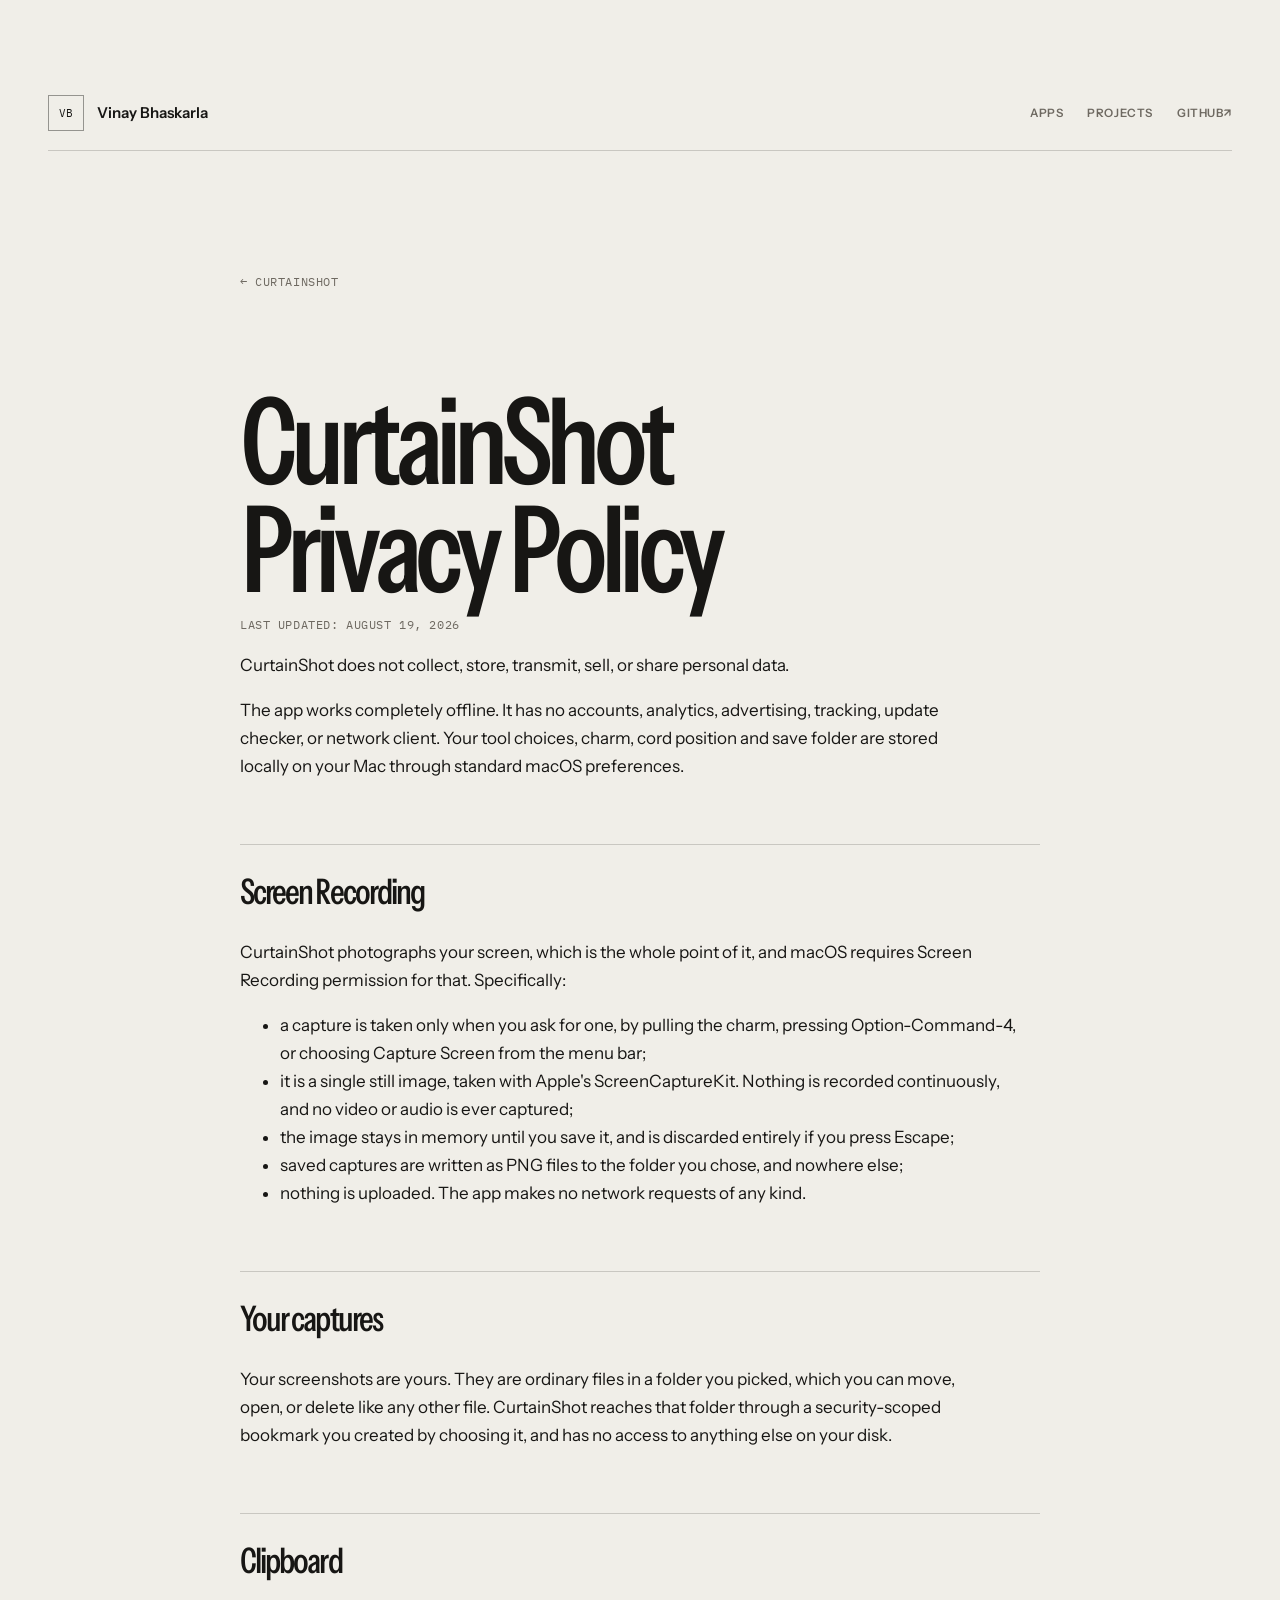
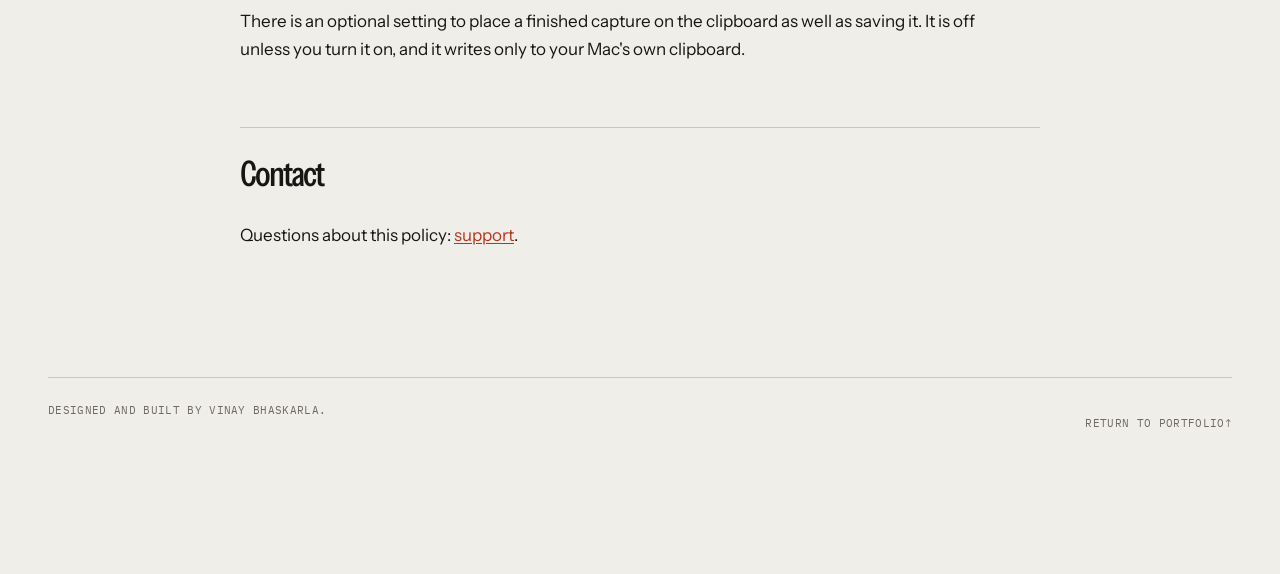
<file: curtainshot/privacy/index.html>
<!doctype html>
<html lang="en">
<head>
<meta charset="utf-8">
<meta name="viewport" content="width=device-width, initial-scale=1">
<title>CurtainShot Privacy Policy</title>
<link rel="icon" href="/favicon.svg" type="image/svg+xml">
<link rel="preconnect" href="https://fonts.googleapis.com">
<link rel="preconnect" href="https://fonts.gstatic.com" crossorigin>
<link href="https://fonts.googleapis.com/css2?family=IBM+Plex+Mono:wght@400;500&amp;family=Instrument+Sans:wdth,wght@75..100,400..700&amp;display=swap" rel="stylesheet">
<link rel="stylesheet" href="/style.css">
<link rel="stylesheet" href="/product-gold.css">
</head>
<body>
<a class="utility-skip" href="#main-content">Skip to content</a>
<header class="utility-header">
    <a class="utility-wordmark" href="/" aria-label="Vinay Bhaskarla, portfolio home"><span aria-hidden="true">VB</span><strong>Vinay Bhaskarla</strong></a>
    <nav aria-label="Portfolio navigation"><a href="/#featured">Apps</a><a href="/#projects">Projects</a><a href="https://github.com/vinayanand3" target="_blank" rel="noreferrer">GitHub <span aria-hidden="true">&#8599;</span></a></nav>
</header>
<main id="main-content">
    <a class="back" href="/curtainshot/">&larr; CurtainShot</a>

    <h1>CurtainShot Privacy Policy</h1>
    <p class="updated">Last updated: August 19, 2026</p>

    <p>CurtainShot does not collect, store, transmit, sell, or share personal data.</p>

    <p>The app works completely offline. It has no accounts, analytics, advertising,
    tracking, update checker, or network client. Your tool choices, charm, cord
    position and save folder are stored locally on your Mac through standard macOS
    preferences.</p>

    <h2>Screen Recording</h2>

    <p>CurtainShot photographs your screen, which is the whole point of it, and macOS
    requires Screen Recording permission for that. Specifically:</p>
    <ul>
        <li>a capture is taken only when you ask for one, by pulling the charm,
        pressing Option-Command-4, or choosing Capture Screen from the menu bar;</li>
        <li>it is a single still image, taken with Apple's ScreenCaptureKit. Nothing
        is recorded continuously, and no video or audio is ever captured;</li>
        <li>the image stays in memory until you save it, and is discarded entirely if
        you press Escape;</li>
        <li>saved captures are written as PNG files to the folder you chose, and
        nowhere else;</li>
        <li>nothing is uploaded. The app makes no network requests of any kind.</li>
    </ul>

    <h2>Your captures</h2>

    <p>Your screenshots are yours. They are ordinary files in a folder you picked,
    which you can move, open, or delete like any other file. CurtainShot reaches that
    folder through a security-scoped bookmark you created by choosing it, and has no
    access to anything else on your disk.</p>

    <h2>Clipboard</h2>

    <p>There is an optional setting to place a finished capture on the clipboard as
    well as saving it. It is off unless you turn it on, and it writes only to your
    Mac's own clipboard.</p>

    <h2>Contact</h2>

    <p>Questions about this policy: <a href="/curtainshot/support/">support</a>.</p>
</main>
<footer class="utility-footer"><p>Designed and built by Vinay Bhaskarla.</p><a href="/">Return to portfolio <span aria-hidden="true">&#8593;</span></a></footer>
</body>
</html>
</file>
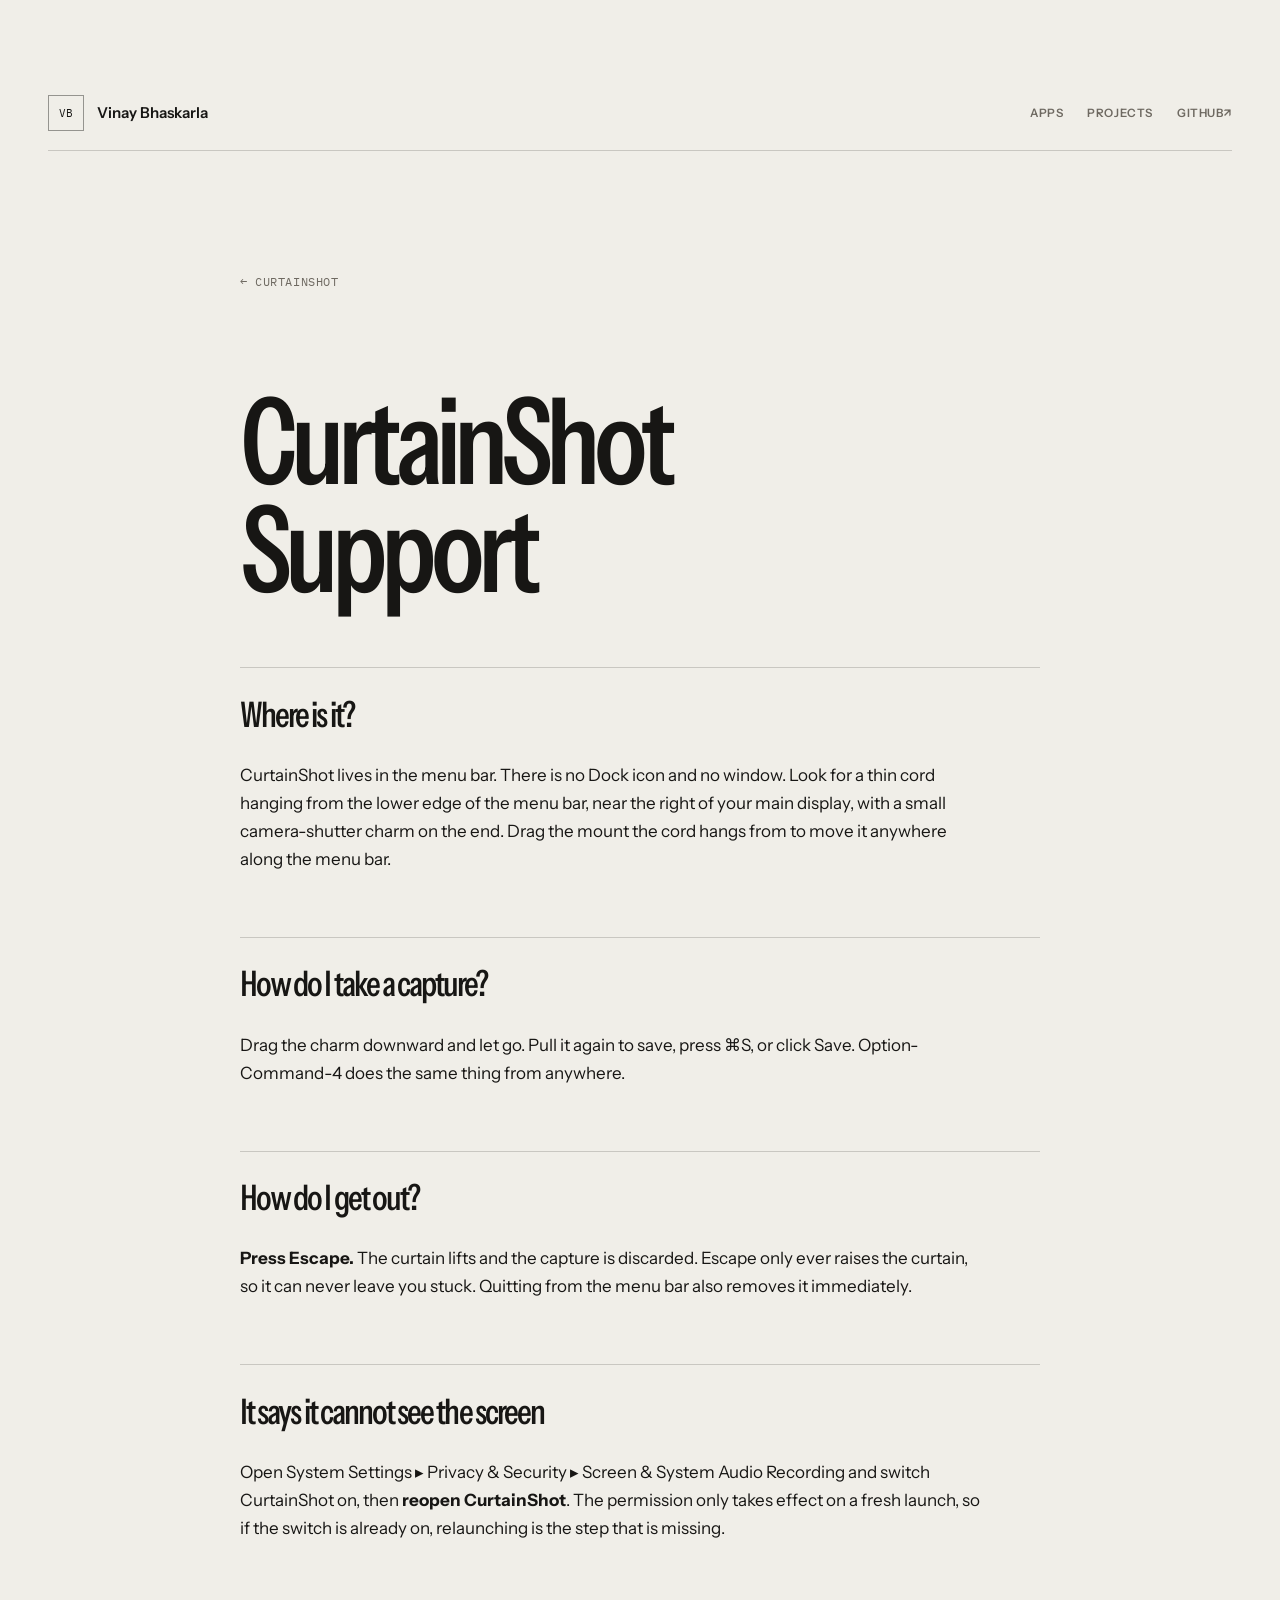
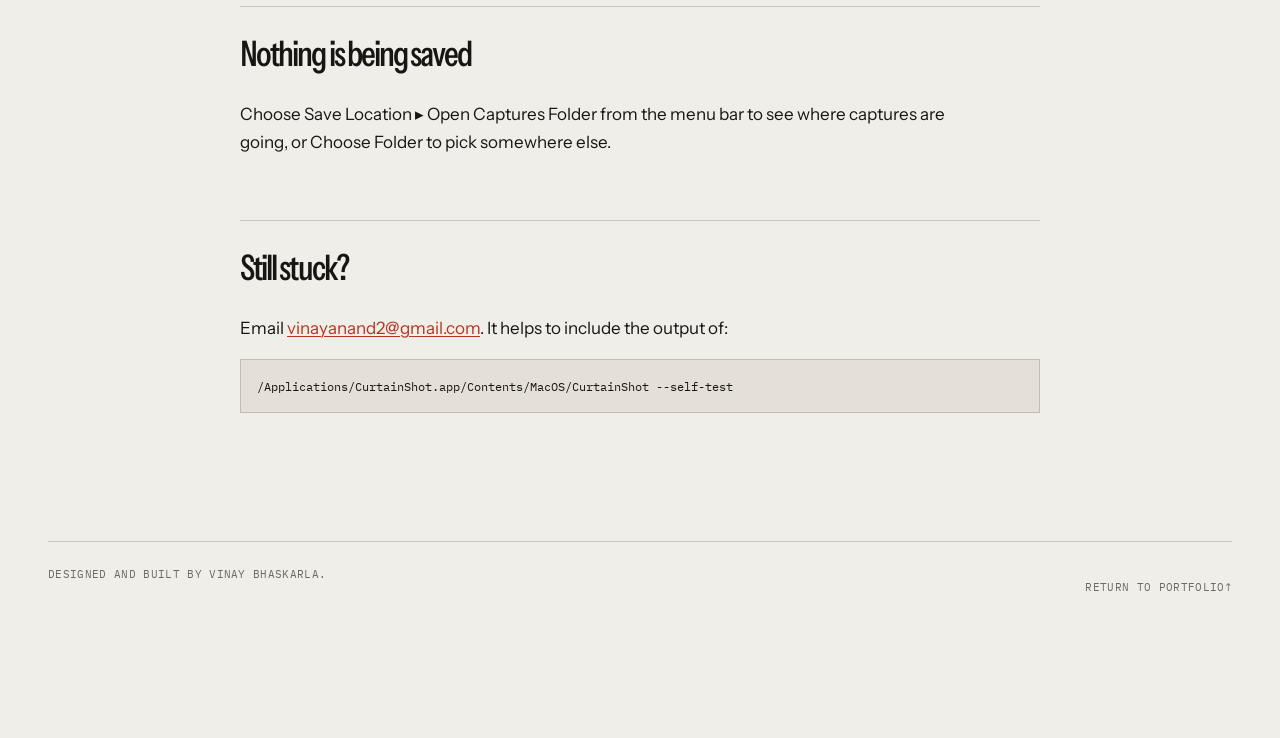
<file: curtainshot/support/index.html>
<!doctype html>
<html lang="en">
<head>
<meta charset="utf-8">
<meta name="viewport" content="width=device-width, initial-scale=1">
<title>CurtainShot Support</title>
<link rel="icon" href="/favicon.svg" type="image/svg+xml">
<link rel="preconnect" href="https://fonts.googleapis.com">
<link rel="preconnect" href="https://fonts.gstatic.com" crossorigin>
<link href="https://fonts.googleapis.com/css2?family=IBM+Plex+Mono:wght@400;500&amp;family=Instrument+Sans:wdth,wght@75..100,400..700&amp;display=swap" rel="stylesheet">
<link rel="stylesheet" href="/style.css">
<link rel="stylesheet" href="/product-gold.css">
</head>
<body>
<a class="utility-skip" href="#main-content">Skip to content</a>
<header class="utility-header">
    <a class="utility-wordmark" href="/" aria-label="Vinay Bhaskarla, portfolio home"><span aria-hidden="true">VB</span><strong>Vinay Bhaskarla</strong></a>
    <nav aria-label="Portfolio navigation"><a href="/#featured">Apps</a><a href="/#projects">Projects</a><a href="https://github.com/vinayanand3" target="_blank" rel="noreferrer">GitHub <span aria-hidden="true">&#8599;</span></a></nav>
</header>
<main id="main-content">
    <a class="back" href="/curtainshot/">&larr; CurtainShot</a>

    <h1>CurtainShot Support</h1>

    <h2>Where is it?</h2>

    <p>CurtainShot lives in the menu bar. There is no Dock icon and no window. Look
    for a thin cord hanging from the lower edge of the menu bar, near the right of
    your main display, with a small camera-shutter charm on the end. Drag the mount
    the cord hangs from to move it anywhere along the menu bar.</p>

    <h2>How do I take a capture?</h2>

    <p>Drag the charm downward and let go. Pull it again to save, press
    &#8984;S, or click Save. Option-Command-4 does the same thing from anywhere.</p>

    <h2>How do I get out?</h2>

    <p><strong>Press Escape.</strong> The curtain lifts and the capture is discarded.
    Escape only ever raises the curtain, so it can never leave you stuck. Quitting
    from the menu bar also removes it immediately.</p>

    <h2>It says it cannot see the screen</h2>

    <p>Open System Settings &#9656; Privacy &amp; Security &#9656; Screen &amp;
    System Audio Recording and switch CurtainShot on, then <strong>reopen
    CurtainShot</strong>. The permission only takes effect on a fresh launch, so if
    the switch is already on, relaunching is the step that is missing.</p>

    <h2>Nothing is being saved</h2>

    <p>Choose Save Location &#9656; Open Captures Folder from the menu bar to see
    where captures are going, or Choose Folder to pick somewhere else.</p>

    <h2>Still stuck?</h2>

    <p>Email <a href="mailto:vinayanand2@gmail.com">vinayanand2@gmail.com</a>.
    It helps to include the output of:</p>

    <pre>/Applications/CurtainShot.app/Contents/MacOS/CurtainShot --self-test</pre>
</main>
<footer class="utility-footer"><p>Designed and built by Vinay Bhaskarla.</p><a href="/">Return to portfolio <span aria-hidden="true">&#8593;</span></a></footer>
</body>
</html>
</file>
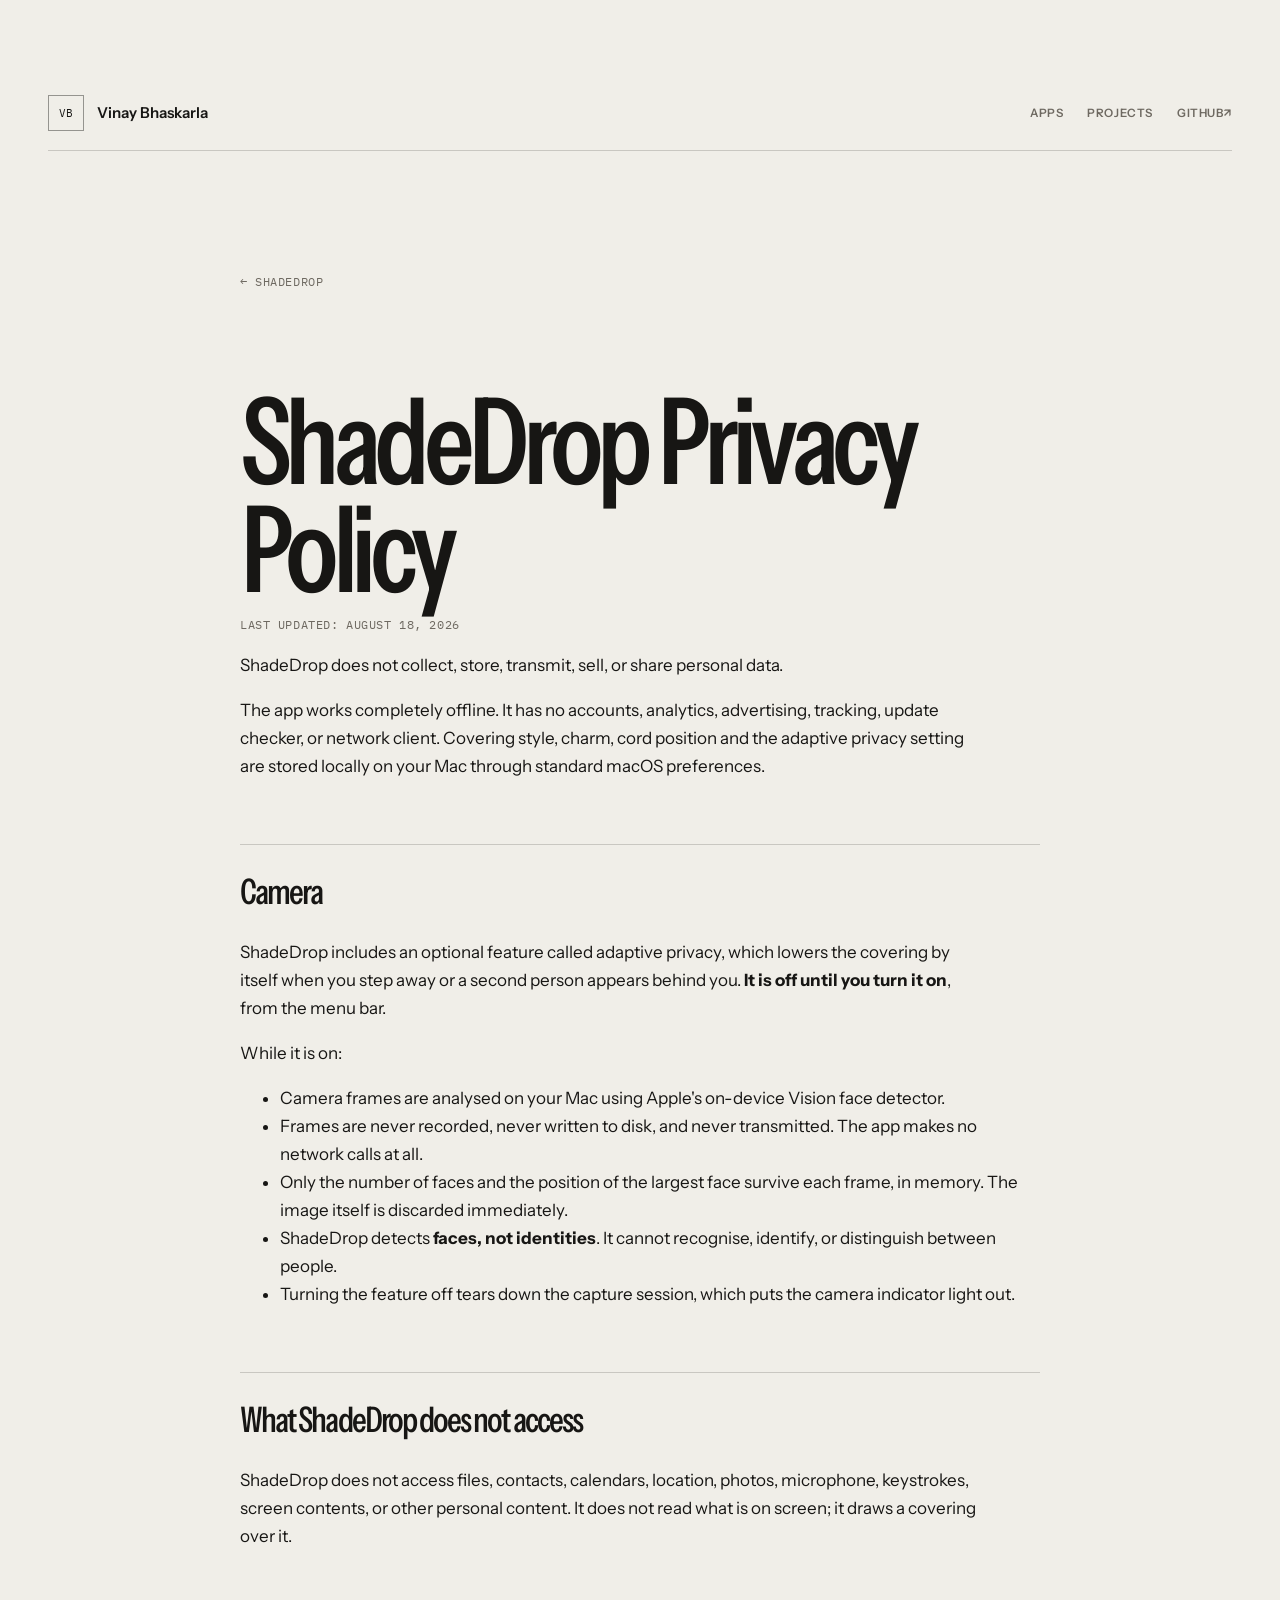
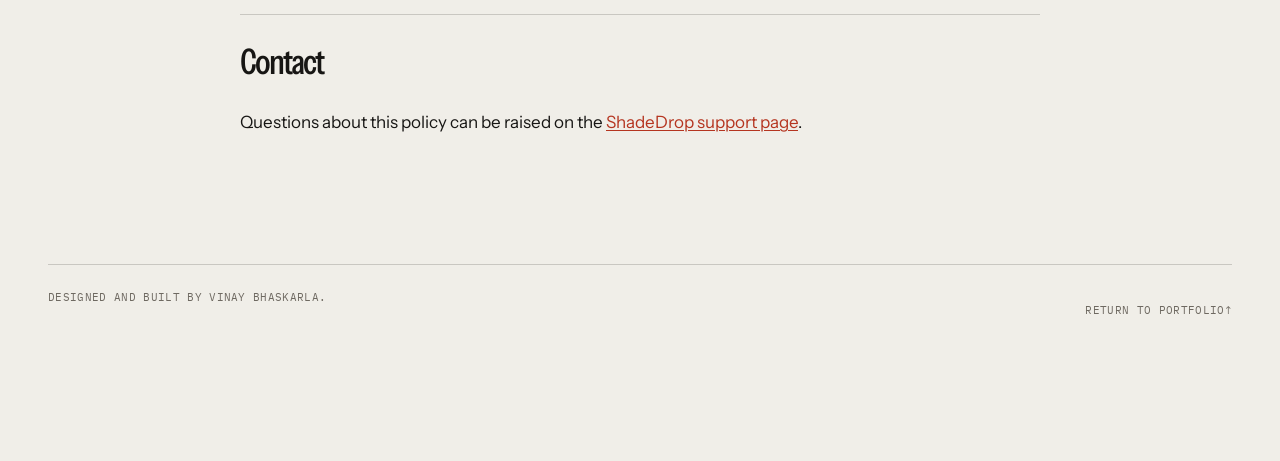
<file: shadedrop/privacy/index.html>
<!doctype html>
<html lang="en">
<head>
<meta charset="utf-8">
<meta name="viewport" content="width=device-width, initial-scale=1">
<title>ShadeDrop Privacy Policy</title>
<link rel="icon" href="/favicon.svg" type="image/svg+xml">
<link rel="preconnect" href="https://fonts.googleapis.com">
<link rel="preconnect" href="https://fonts.gstatic.com" crossorigin>
<link href="https://fonts.googleapis.com/css2?family=IBM+Plex+Mono:wght@400;500&amp;family=Instrument+Sans:wdth,wght@75..100,400..700&amp;display=swap" rel="stylesheet">
<link rel="stylesheet" href="/style.css">
<link rel="stylesheet" href="/product-gold.css">
</head>
<body>
<a class="utility-skip" href="#main-content">Skip to content</a>
<header class="utility-header">
    <a class="utility-wordmark" href="/" aria-label="Vinay Bhaskarla, portfolio home"><span aria-hidden="true">VB</span><strong>Vinay Bhaskarla</strong></a>
    <nav aria-label="Portfolio navigation"><a href="/#featured">Apps</a><a href="/#projects">Projects</a><a href="https://github.com/vinayanand3" target="_blank" rel="noreferrer">GitHub <span aria-hidden="true">&#8599;</span></a></nav>
</header>
<main id="main-content">
    <a class="back" href="/shadedrop/">&larr; ShadeDrop</a>

    <h1>ShadeDrop Privacy Policy</h1>
    <p class="updated">Last updated: August 18, 2026</p>

    <p>ShadeDrop does not collect, store, transmit, sell, or share personal data.</p>

    <p>The app works completely offline. It has no accounts, analytics, advertising,
    tracking, update checker, or network client. Covering style, charm, cord position
    and the adaptive privacy setting are stored locally on your Mac through standard
    macOS preferences.</p>

    <h2>Camera</h2>

    <p>ShadeDrop includes an optional feature called adaptive privacy, which lowers
    the covering by itself when you step away or a second person appears behind you.
    <strong>It is off until you turn it on</strong>, from the menu bar.</p>

    <p>While it is on:</p>
    <ul>
        <li>Camera frames are analysed on your Mac using Apple's on-device Vision
            face detector.</li>
        <li>Frames are never recorded, never written to disk, and never transmitted.
            The app makes no network calls at all.</li>
        <li>Only the number of faces and the position of the largest face survive
            each frame, in memory. The image itself is discarded immediately.</li>
        <li>ShadeDrop detects <strong>faces, not identities</strong>. It cannot
            recognise, identify, or distinguish between people.</li>
        <li>Turning the feature off tears down the capture session, which puts the
            camera indicator light out.</li>
    </ul>

    <h2>What ShadeDrop does not access</h2>

    <p>ShadeDrop does not access files, contacts, calendars, location, photos,
    microphone, keystrokes, screen contents, or other personal content. It does not
    read what is on screen; it draws a covering over it.</p>

    <h2>Contact</h2>

    <p>Questions about this policy can be raised on the
    <a href="/shadedrop/support/">ShadeDrop support page</a>.</p>
</main>
<footer class="utility-footer"><p>Designed and built by Vinay Bhaskarla.</p><a href="/">Return to portfolio <span aria-hidden="true">&#8593;</span></a></footer>
</body>
</html>
</file>
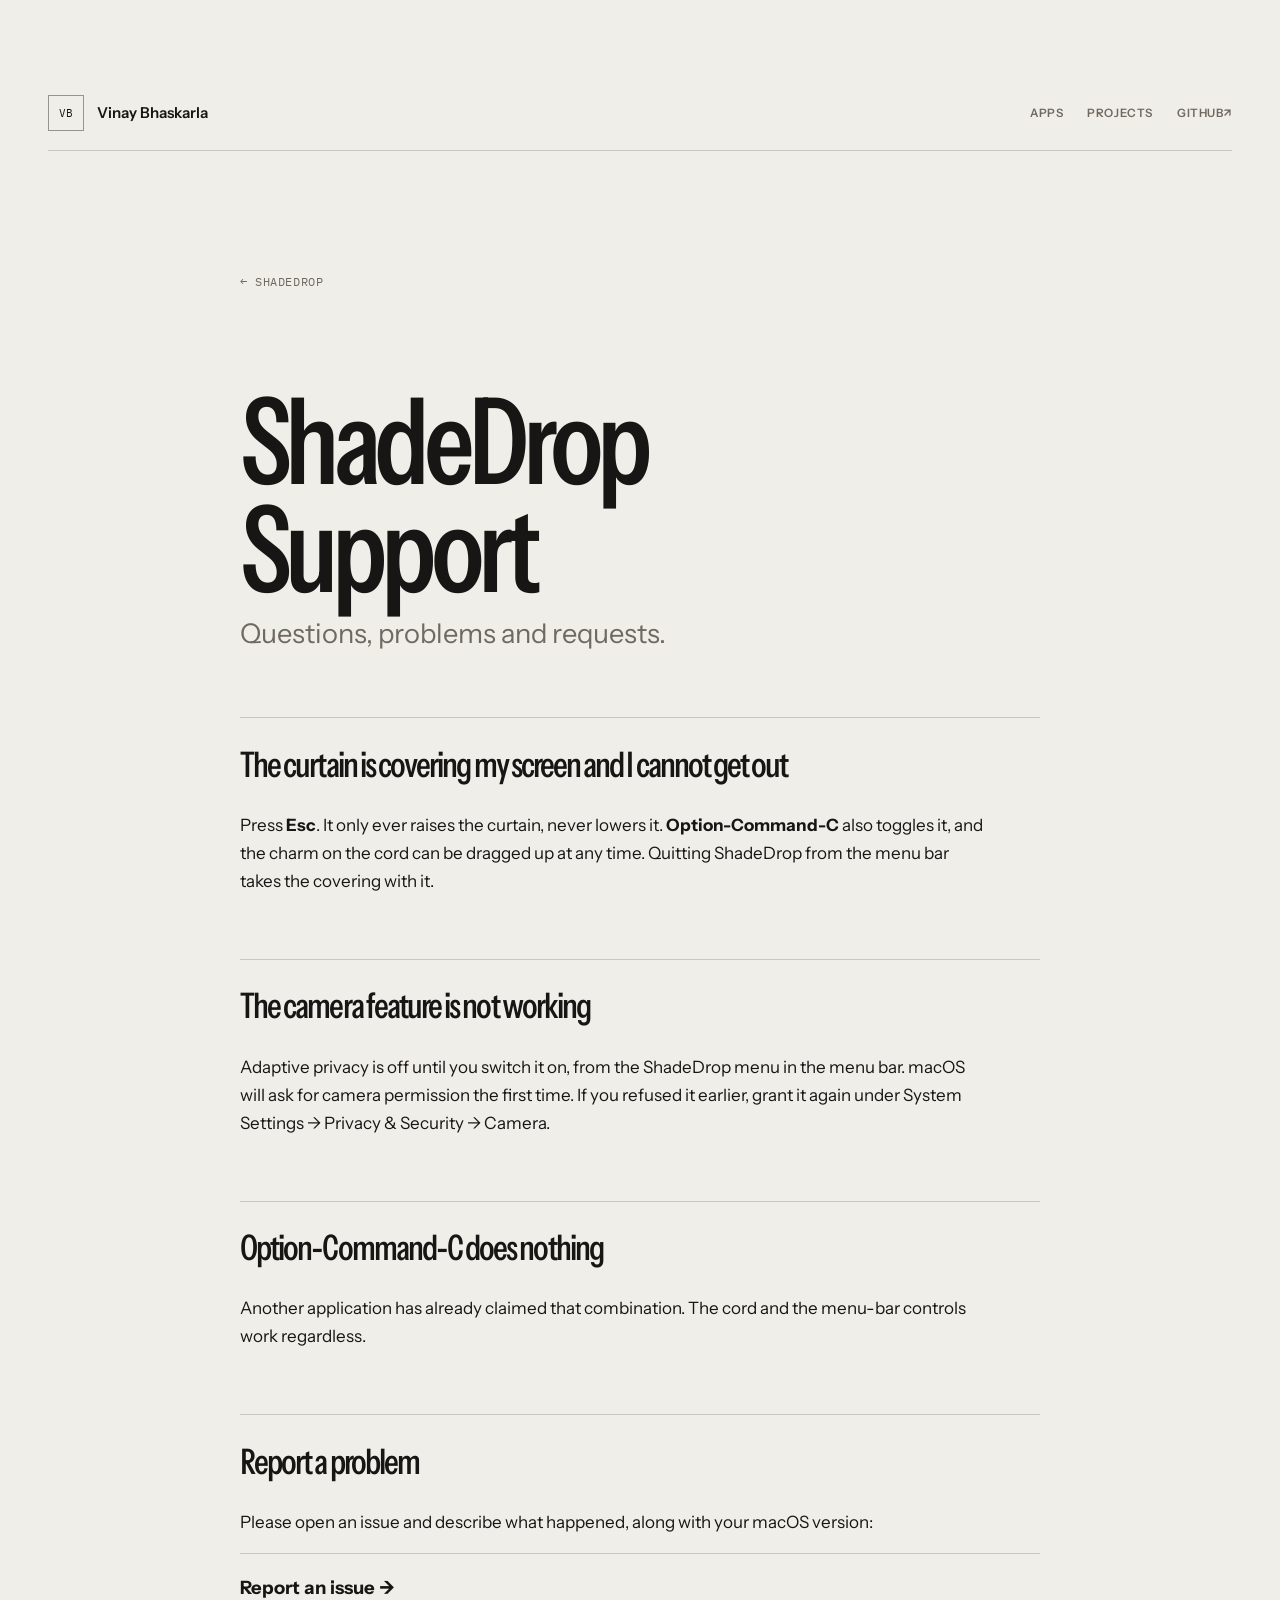
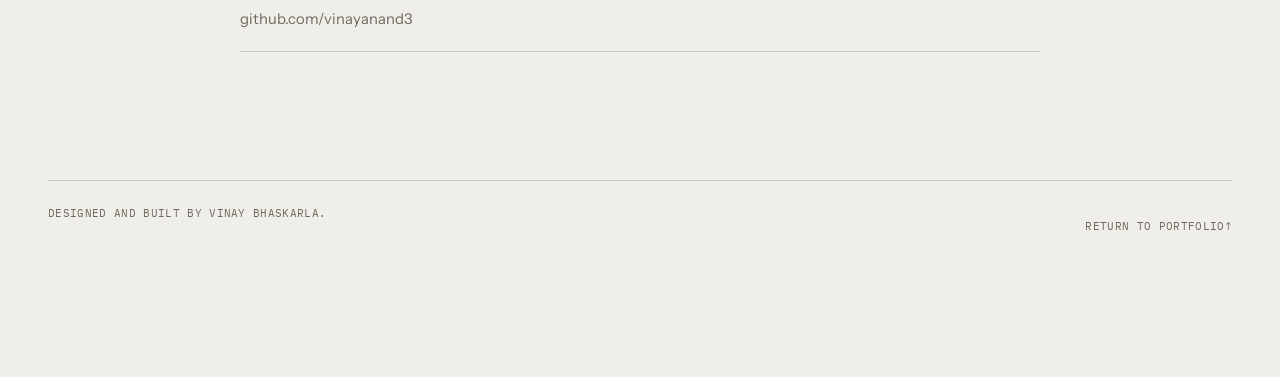
<file: shadedrop/support/index.html>
<!doctype html>
<html lang="en">
<head>
<meta charset="utf-8">
<meta name="viewport" content="width=device-width, initial-scale=1">
<title>ShadeDrop Support</title>
<link rel="icon" href="/favicon.svg" type="image/svg+xml">
<link rel="preconnect" href="https://fonts.googleapis.com">
<link rel="preconnect" href="https://fonts.gstatic.com" crossorigin>
<link href="https://fonts.googleapis.com/css2?family=IBM+Plex+Mono:wght@400;500&amp;family=Instrument+Sans:wdth,wght@75..100,400..700&amp;display=swap" rel="stylesheet">
<link rel="stylesheet" href="/style.css">
<link rel="stylesheet" href="/product-gold.css">
</head>
<body>
<a class="utility-skip" href="#main-content">Skip to content</a>
<header class="utility-header">
    <a class="utility-wordmark" href="/" aria-label="Vinay Bhaskarla, portfolio home"><span aria-hidden="true">VB</span><strong>Vinay Bhaskarla</strong></a>
    <nav aria-label="Portfolio navigation"><a href="/#featured">Apps</a><a href="/#projects">Projects</a><a href="https://github.com/vinayanand3" target="_blank" rel="noreferrer">GitHub <span aria-hidden="true">&#8599;</span></a></nav>
</header>
<main id="main-content">
    <a class="back" href="/shadedrop/">&larr; ShadeDrop</a>

    <h1>ShadeDrop Support</h1>
    <p class="tagline">Questions, problems and requests.</p>

    <h2>The curtain is covering my screen and I cannot get out</h2>
    <p>Press <strong>Esc</strong>. It only ever raises the curtain, never lowers it.
    <strong>Option-Command-C</strong> also toggles it, and the charm on the cord can
    be dragged up at any time. Quitting ShadeDrop from the menu bar takes the
    covering with it.</p>

    <h2>The camera feature is not working</h2>
    <p>Adaptive privacy is off until you switch it on, from the ShadeDrop menu in the
    menu bar. macOS will ask for camera permission the first time. If you refused it
    earlier, grant it again under System Settings &rarr; Privacy &amp; Security
    &rarr; Camera.</p>

    <h2>Option-Command-C does nothing</h2>
    <p>Another application has already claimed that combination. The cord and the
    menu-bar controls work regardless.</p>

    <h2>Report a problem</h2>
    <p>Please open an issue and describe what happened, along with your macOS
    version:</p>
    <a class="card" href="https://github.com/vinayanand3/vinayanand3.github.io/issues">
        <strong>Report an issue &rarr;</strong>
        <span>github.com/vinayanand3</span>
    </a>
</main>
<footer class="utility-footer"><p>Designed and built by Vinay Bhaskarla.</p><a href="/">Return to portfolio <span aria-hidden="true">&#8593;</span></a></footer>
</body>
</html>
</file>
<file: portfolio.css>
:root {
    color-scheme: light dark;
    --bg: #f5f7fb;
    --bg-elevated: rgba(255, 255, 255, 0.82);
    --surface: #ffffff;
    --surface-soft: #edf1f7;
    --text: #101522;
    --text-soft: #596273;
    --line: #dbe1ea;
    --line-strong: #c5ceda;
    --accent: #0a6e5d;
    --accent-bright: #28c4a8;
    --accent-soft: #d9f5ee;
    --coral: #e95f43;
    --ink: #07111f;
    --shadow: 0 24px 70px rgba(25, 38, 61, 0.11);
    --radius-lg: 28px;
    --radius-md: 18px;
    --max-width: 1200px;
}

@media (prefers-color-scheme: dark) {
    :root {
        --bg: #090d17;
        --bg-elevated: rgba(13, 19, 32, 0.84);
        --surface: #101726;
        --surface-soft: #151e30;
        --text: #f1f5fb;
        --text-soft: #9aa7ba;
        --line: #263247;
        --line-strong: #36445c;
        --accent: #52d8c0;
        --accent-bright: #63e2cb;
        --accent-soft: #123b37;
        --coral: #ff846d;
        --ink: #050810;
        --shadow: 0 24px 70px rgba(0, 0, 0, 0.32);
    }
}

* { box-sizing: border-box; }
html { scroll-behavior: smooth; }
body {
    margin: 0;
    background: radial-gradient(circle at 18% 5%, color-mix(in srgb, var(--accent-bright) 10%, transparent), transparent 28rem), var(--bg);
    color: var(--text);
    font-family: "DM Sans", -apple-system, BlinkMacSystemFont, "Segoe UI", sans-serif;
    font-size: 16px;
    line-height: 1.6;
    -webkit-font-smoothing: antialiased;
}
a { color: inherit; }
button, input { font: inherit; }
button { color: inherit; }
.sr-only { position: absolute; width: 1px; height: 1px; padding: 0; margin: -1px; overflow: hidden; clip: rect(0, 0, 0, 0); white-space: nowrap; border: 0; }
.skip-link { position: fixed; top: 1rem; left: 1rem; z-index: 20; padding: 0.65rem 1rem; border-radius: 8px; background: var(--text); color: var(--bg); transform: translateY(-180%); transition: transform 160ms ease; }
.skip-link:focus { transform: translateY(0); }
:focus-visible { outline: 3px solid var(--accent-bright); outline-offset: 4px; }
.site-header, main, .site-footer { width: min(calc(100% - 3rem), var(--max-width)); margin-inline: auto; }

.site-header {
    position: sticky;
    top: 1rem;
    z-index: 10;
    display: grid;
    grid-template-columns: 1fr auto 1fr;
    align-items: center;
    min-height: 64px;
    margin-top: 1rem;
    padding: 0.65rem 0.75rem;
    border: 1px solid color-mix(in srgb, var(--line) 78%, transparent);
    border-radius: 18px;
    background: var(--bg-elevated);
    box-shadow: 0 8px 32px rgba(20, 31, 49, 0.08);
    backdrop-filter: blur(18px);
}
.wordmark { display: inline-flex; align-items: center; width: max-content; gap: 0.7rem; font-weight: 700; text-decoration: none; }
.wordmark-mark { display: grid; place-items: center; width: 40px; height: 40px; border-radius: 12px; background: var(--text); color: var(--bg); font-family: "Manrope", sans-serif; font-size: 0.78rem; letter-spacing: 0.05em; }
.site-nav { display: flex; gap: 0.2rem; }
.site-nav a, .header-link { padding: 0.55rem 0.8rem; border-radius: 10px; color: var(--text-soft); font-size: 0.9rem; font-weight: 600; text-decoration: none; transition: color 160ms ease, background 160ms ease; }
.site-nav a:hover, .header-link:hover { background: var(--surface-soft); color: var(--text); }
.header-link { justify-self: end; color: var(--text); }

.hero { display: grid; grid-template-columns: minmax(0, 1.35fr) minmax(300px, 0.65fr); gap: clamp(2rem, 6vw, 6rem); align-items: center; min-height: 760px; padding: 7rem 0; }
.eyebrow { margin: 0 0 1rem; color: var(--accent); font-size: 0.76rem; font-weight: 700; letter-spacing: 0.12em; text-transform: uppercase; }
.status-dot { display: inline-block; width: 7px; height: 7px; margin-right: 0.55rem; border-radius: 50%; background: var(--accent-bright); box-shadow: 0 0 0 5px color-mix(in srgb, var(--accent-bright) 16%, transparent); }
h1, h2, h3 { margin-top: 0; font-family: "Manrope", -apple-system, BlinkMacSystemFont, sans-serif; letter-spacing: -0.045em; }
h1 { max-width: 850px; margin-bottom: 1.5rem; font-size: clamp(3.3rem, 7.3vw, 6.5rem); font-weight: 800; line-height: 0.98; }
h1 span { color: var(--text-soft); }
.hero-intro { max-width: 680px; margin: 0; color: var(--text-soft); font-size: clamp(1.05rem, 1.6vw, 1.28rem); }
.hero-actions { display: flex; flex-wrap: wrap; gap: 0.75rem; margin-top: 2.2rem; }
.button { display: inline-flex; align-items: center; justify-content: center; gap: 0.55rem; min-height: 50px; padding: 0.7rem 1.15rem; border: 1px solid var(--line); border-radius: 13px; font-weight: 700; text-decoration: none; transition: transform 180ms ease, border-color 180ms ease, background 180ms ease; }
.button:hover { transform: translateY(-2px); }
.button-primary { border-color: var(--text); background: var(--text); color: var(--bg); }
.button-secondary { background: var(--bg-elevated); }

.hero-panel { position: relative; overflow: hidden; padding: 1.5rem; border: 1px solid var(--line); border-radius: var(--radius-lg); background: var(--surface); box-shadow: var(--shadow); }
.signal { display: flex; align-items: end; gap: 7px; height: 160px; margin: -0.2rem -0.2rem 1.8rem; padding: 1.5rem; border-radius: 20px; background: var(--ink); }
.signal span { flex: 1; height: 45%; border-radius: 999px; background: linear-gradient(to top, #35d6b8, #b7ffe8); transform-origin: bottom; animation: signal 3.8s ease-in-out infinite alternate; }
.signal span:nth-child(2) { height: 72%; animation-delay: -1.5s; }
.signal span:nth-child(3) { height: 38%; animation-delay: -0.7s; }
.signal span:nth-child(4) { height: 88%; animation-delay: -2.1s; }
.signal span:nth-child(5) { height: 56%; animation-delay: -1.1s; }
.signal span:nth-child(6) { height: 95%; animation-delay: -2.8s; }
@keyframes signal { to { transform: scaleY(0.58); opacity: 0.72; } }
.panel-label { margin: 0 0 0.2rem; color: var(--text-soft); font-size: 0.8rem; font-weight: 700; text-transform: uppercase; letter-spacing: 0.08em; }
.panel-value { margin: 0 0 1.7rem; font-family: "Manrope", sans-serif; font-size: 1.45rem; font-weight: 700; line-height: 1.3; }
.hero-stats { display: grid; grid-template-columns: repeat(3, 1fr); gap: 0.6rem; margin: 0; }
.hero-stats div { min-width: 0; padding-top: 0.8rem; border-top: 1px solid var(--line); }
.hero-stats dt { color: var(--text-soft); font-size: 0.7rem; line-height: 1.3; }
.hero-stats dd { margin: 0.3rem 0 0; font-family: "Manrope", sans-serif; font-size: 1.08rem; font-weight: 700; }

.section { padding: 7rem 0; border-top: 1px solid var(--line); }
.section-heading { display: grid; grid-template-columns: minmax(0, 1fr) minmax(280px, 0.45fr); gap: 2rem; align-items: end; margin-bottom: 3rem; }
.section-heading.compact { margin-bottom: 2rem; }
.section-heading h2, .about-section h2 { margin-bottom: 0; font-size: clamp(2.2rem, 4.5vw, 4rem); line-height: 1.03; }
.section-heading > p { margin: 0; color: var(--text-soft); }
.product-grid { display: grid; grid-template-columns: repeat(2, minmax(0, 1fr)); gap: 1.25rem; }
.product-card { overflow: hidden; border: 1px solid var(--line); border-radius: var(--radius-lg); background: var(--surface); transition: transform 200ms ease, box-shadow 200ms ease; }
.product-card:hover { transform: translateY(-5px); box-shadow: var(--shadow); }
.product-visual { position: relative; display: flex; align-items: end; justify-content: center; min-height: 280px; padding: 1.5rem; overflow: hidden; color: white; }
.product-card-shade .product-visual { background: linear-gradient(145deg, #101a2d 0%, #193e46 58%, #31c9ad 160%); }
.product-card-curtain .product-visual { background: linear-gradient(145deg, #3a1d21 0%, #943e42 60%, #ff9b71 150%); }
.product-card-vaani .product-visual { background: linear-gradient(145deg, #24173f 0%, #5f3c86 55%, #f29f4b 150%); }
.product-card-hero .product-visual { background: linear-gradient(145deg, #0d2845 0%, #255c91 58%, #68c9f2 150%); }
.product-visual::before { content: ""; position: absolute; inset: 1.4rem; border: 1px solid rgba(255,255,255,0.26); border-radius: 20px; }
.product-index { position: absolute; top: 2.5rem; left: 2.5rem; color: rgba(255,255,255,0.7); font-size: 0.8rem; font-weight: 700; }
.visual-word { font-family: "Manrope", sans-serif; font-size: clamp(3.5rem, 8vw, 7.2rem); font-weight: 800; letter-spacing: -0.09em; line-height: 0.7; opacity: 0.9; transform: translateY(0.1em); }
.product-body { padding: 2rem; }
.card-kicker { margin: 0 0 0.5rem; color: var(--text-soft); font-size: 0.75rem; font-weight: 700; letter-spacing: 0.08em; text-transform: uppercase; }
.product-body h3 { margin-bottom: 0.6rem; font-size: 1.9rem; }
.product-body > p:not(.card-kicker) { min-height: 3.2em; margin: 0 0 1.5rem; color: var(--text-soft); }
.product-actions { display: flex; flex-wrap: wrap; align-items: center; gap: 0.7rem 1rem; }
.store-link { display: inline-flex; align-items: center; justify-content: center; gap: 0.45rem; min-height: 44px; padding: 0.6rem 0.9rem; border-radius: 11px; background: var(--text); color: var(--bg); font-weight: 700; text-decoration: none; transition: transform 180ms ease, background 180ms ease; }
.store-link:hover { transform: translateY(-2px); background: var(--accent); }
.text-link { display: inline-flex; align-items: center; gap: 0.5rem; color: var(--accent); font-weight: 700; text-decoration: none; }
.text-link:hover { text-decoration: underline; text-underline-offset: 4px; }

.latest-section { padding-bottom: 4rem; }
.project-grid { display: grid; grid-template-columns: repeat(3, minmax(0, 1fr)); gap: 1rem; }
.loading-state { grid-column: 1 / -1; min-height: 160px; margin: 0; padding: 2rem; border: 1px dashed var(--line-strong); border-radius: var(--radius-md); color: var(--text-soft); }
.project-card { display: flex; flex-direction: column; min-height: 310px; padding: 1.35rem; border: 1px solid var(--line); border-radius: var(--radius-md); background: var(--surface); transition: transform 180ms ease, border-color 180ms ease, box-shadow 180ms ease; }
.project-card:hover { transform: translateY(-3px); border-color: var(--line-strong); box-shadow: 0 18px 48px rgba(20, 31, 49, 0.09); }
.project-card-latest { min-height: 330px; background: linear-gradient(145deg, var(--surface), color-mix(in srgb, var(--accent-soft) 32%, var(--surface))); }
.project-card-top { display: flex; align-items: center; justify-content: space-between; gap: 0.7rem; margin-bottom: 1.35rem; color: var(--text-soft); font-size: 0.72rem; font-weight: 600; }
.project-language { display: inline-flex; align-items: center; min-width: 0; gap: 0.42rem; }
.language-dot { flex: 0 0 auto; width: 8px; height: 8px; border-radius: 50%; }
.project-date { white-space: nowrap; }
.project-card h3 { margin-bottom: 0.55rem; font-size: 1.25rem; line-height: 1.2; }
.project-description { display: -webkit-box; margin: 0 0 1rem; overflow: hidden; color: var(--text-soft); font-size: 0.9rem; line-height: 1.55; -webkit-box-orient: vertical; -webkit-line-clamp: 4; }
.project-topics { display: flex; flex-wrap: wrap; gap: 0.35rem; margin-bottom: 1rem; }
.project-topics span { padding: 0.2rem 0.48rem; border-radius: 999px; background: var(--surface-soft); color: var(--text-soft); font-size: 0.67rem; }
.project-actions { display: flex; flex-wrap: wrap; gap: 0.5rem; margin-top: auto; padding-top: 1rem; border-top: 1px solid var(--line); }
.project-action { display: inline-flex; align-items: center; gap: 0.3rem; padding: 0.46rem 0.62rem; border-radius: 8px; color: var(--text-soft); font-size: 0.78rem; font-weight: 700; text-decoration: none; }
.project-action:hover { background: var(--surface-soft); color: var(--text); }
.project-action-primary { background: var(--text); color: var(--bg); }
.project-action-primary:hover { background: var(--accent); color: var(--bg); }
.external-arrow { font-size: 0.85em; }
.empty-state { grid-column: 1 / -1; padding: 3rem 1.5rem; border: 1px dashed var(--line-strong); border-radius: var(--radius-md); color: var(--text-soft); text-align: center; }
.empty-state h3 { margin-bottom: 0.4rem; color: var(--text); font-size: 1.2rem; }
.empty-state p { margin: 0; }
.inline-link { color: var(--accent); font-weight: 700; }
.catalog-section { padding-top: 7rem; }
.project-controls { display: grid; grid-template-columns: minmax(0, 1fr) auto; gap: 0.75rem; }
.search-field { display: flex; align-items: center; gap: 0.75rem; min-height: 54px; padding: 0 1rem; border: 1px solid var(--line); border-radius: 14px; background: var(--surface); }
.search-field:focus-within { border-color: var(--accent); box-shadow: 0 0 0 3px color-mix(in srgb, var(--accent) 15%, transparent); }
.search-field svg { width: 20px; fill: none; stroke: var(--text-soft); stroke-width: 1.8; }
.search-field input { width: 100%; border: 0; outline: 0; background: transparent; color: var(--text); }
.search-field input::placeholder { color: var(--text-soft); }
.filter-toggle, .language-filter, .clear-filters { border: 1px solid var(--line); background: var(--surface); cursor: pointer; }
.filter-toggle { display: flex; align-items: center; gap: 0.6rem; min-height: 54px; padding: 0 1rem; border-radius: 14px; font-weight: 600; }
.filter-toggle[aria-pressed="true"] { border-color: var(--accent); background: var(--accent-soft); color: var(--accent); }
.toggle-indicator { width: 9px; height: 9px; border: 2px solid currentColor; border-radius: 50%; }
.filter-toggle[aria-pressed="true"] .toggle-indicator { background: currentColor; }
.language-filters { display: flex; gap: 0.5rem; margin-top: 1rem; padding-bottom: 0.25rem; overflow-x: auto; scrollbar-width: thin; }
.language-filter { flex: 0 0 auto; padding: 0.45rem 0.8rem; border-radius: 999px; color: var(--text-soft); font-size: 0.82rem; font-weight: 600; }
.language-filter:hover { border-color: var(--line-strong); color: var(--text); }
.language-filter[aria-pressed="true"] { border-color: var(--text); background: var(--text); color: var(--bg); }
.results-bar { display: flex; align-items: center; justify-content: space-between; min-height: 56px; margin: 1.2rem 0 0.7rem; }
.results-bar p { margin: 0; color: var(--text-soft); font-size: 0.9rem; }
.clear-filters { padding: 0.35rem 0.65rem; border-radius: 8px; color: var(--accent); font-size: 0.82rem; font-weight: 700; }

.about-section { display: grid; grid-template-columns: minmax(0, 1.05fr) minmax(280px, 0.65fr); gap: clamp(2rem, 7vw, 7rem); padding: 8rem 0; border-top: 1px solid var(--line); }
.about-copy { color: var(--text-soft); font-size: 1.08rem; }
.about-copy > p { margin-top: 0; }
.about-links { display: flex; flex-wrap: wrap; gap: 1rem 1.5rem; margin-top: 2rem; }
.about-links a { color: var(--text); font-weight: 700; text-decoration: none; }
.about-links a:hover { color: var(--accent); }
.site-footer { display: flex; justify-content: space-between; gap: 2rem; padding: 2rem 0 4rem; border-top: 1px solid var(--line); color: var(--text-soft); font-size: 0.88rem; }
.site-footer p { margin: 0; }
.site-footer a { text-decoration: none; }
.noscript-message { position: fixed; right: 1rem; bottom: 1rem; left: 1rem; z-index: 30; padding: 1rem; border: 1px solid var(--line); border-radius: 12px; background: var(--surface); box-shadow: var(--shadow); text-align: center; }

@media (max-width: 900px) {
    .hero { grid-template-columns: 1fr; min-height: auto; padding: 7rem 0 5rem; }
    .hero-panel { max-width: 580px; }
    .project-grid { grid-template-columns: repeat(2, minmax(0, 1fr)); }
}
@media (max-width: 720px) {
    .site-header, main, .site-footer { width: min(calc(100% - 2rem), var(--max-width)); }
    .site-header { grid-template-columns: 1fr auto; }
    .site-nav { display: none; }
    .wordmark > span:last-child { display: none; }
    .hero { padding-top: 5.5rem; }
    h1 { font-size: clamp(3rem, 15vw, 4.8rem); }
    .section, .catalog-section { padding: 5rem 0; }
    .section-heading, .about-section { grid-template-columns: 1fr; gap: 1rem; }
    .product-grid, .project-grid { grid-template-columns: 1fr; }
    .product-visual { min-height: 220px; }
    .product-body > p:not(.card-kicker) { min-height: 0; }
    .project-controls { grid-template-columns: 1fr; }
    .filter-toggle { justify-content: center; }
    .about-section { padding: 5rem 0; }
}
@media (max-width: 420px) {
    .hero-actions { align-items: stretch; flex-direction: column; }
    .button { width: 100%; }
    .hero-stats { grid-template-columns: 1fr; }
    .hero-stats div { display: flex; align-items: baseline; justify-content: space-between; }
    .site-footer { flex-direction: column; }
}
@media (prefers-reduced-motion: reduce) {
    html { scroll-behavior: auto; }
    *, *::before, *::after { animation-duration: 0.01ms !important; animation-iteration-count: 1 !important; transition-duration: 0.01ms !important; }
}
</file>
<file: gold.css>
/* VibeCurb visual surgery layer. portfolio.css remains the rollback baseline. */
:root {
    color-scheme: light;
    --bg: #f0eee8;
    --bg-elevated: #f0eee8;
    --surface: #f0eee8;
    --surface-soft: #e2ded5;
    --text: #171614;
    --text-soft: #6e6961;
    --line: rgba(23, 22, 20, 0.17);
    --line-strong: rgba(23, 22, 20, 0.42);
    --accent: #b53520;
    --accent-bright: #e15438;
    --accent-soft: #ead5cd;
    --shadow: none;
    --radius-lg: 4px;
    --radius-md: 3px;
    --max-width: 1360px;
    --ease-out: cubic-bezier(0.16, 1, 0.3, 1);
}

html {
    scroll-padding-top: 76px;
}

body {
    position: relative;
    overflow-x: hidden;
    background: var(--bg);
    font-family: "Instrument Sans", -apple-system, BlinkMacSystemFont, "Segoe UI", sans-serif;
    font-size: 17px;
    line-height: 1.55;
}

body::after {
    content: "";
    position: fixed;
    inset: 0;
    z-index: 100;
    pointer-events: none;
    opacity: 0.025;
    background-image: url("data:image/svg+xml,%3Csvg viewBox='0 0 160 160' xmlns='http://www.w3.org/2000/svg'%3E%3Cfilter id='n'%3E%3CfeTurbulence type='fractalNoise' baseFrequency='.92' numOctaves='2' stitchTiles='stitch'/%3E%3C/filter%3E%3Crect width='100%25' height='100%25' filter='url(%23n)' opacity='.7'/%3E%3C/svg%3E");
}

h1,
h2,
h3 {
    font-family: "Instrument Sans", -apple-system, BlinkMacSystemFont, sans-serif;
    font-stretch: condensed;
    letter-spacing: -0.065em;
}

.eyebrow,
.card-kicker,
.panel-label,
.project-card-top,
.results-bar,
.product-index {
    font-family: "IBM Plex Mono", ui-monospace, SFMono-Regular, Menlo, monospace;
}

:focus-visible {
    outline: 2px solid var(--accent);
    outline-offset: 5px;
}

.skip-link {
    border: 1px solid var(--text);
    border-radius: 0;
}

.site-header,
main,
.site-footer {
    width: min(calc(100% - 4rem), var(--max-width));
}

.site-header {
    top: 0;
    min-height: 74px;
    margin-top: 0;
    padding: 0;
    border: 0;
    border-bottom: 1px solid var(--line);
    border-radius: 0;
    background: color-mix(in srgb, var(--bg) 94%, transparent);
    box-shadow: none;
    backdrop-filter: blur(10px);
}

.wordmark {
    gap: 0.8rem;
    font-size: 0.94rem;
    font-weight: 600;
}

.wordmark-mark {
    width: 36px;
    height: 36px;
    border: 1px solid var(--line-strong);
    border-radius: 0;
    background: transparent;
    color: var(--text);
    font-family: "IBM Plex Mono", ui-monospace, monospace;
    font-size: 0.7rem;
    font-weight: 500;
}

.site-nav {
    gap: 1.6rem;
}

.site-nav a,
.header-link {
    position: relative;
    display: inline-flex;
    align-items: center;
    min-height: 44px;
    padding: 0.7rem 0;
    border-radius: 0;
    color: var(--text-soft);
    font-size: 0.8rem;
    font-weight: 500;
    letter-spacing: 0.04em;
    text-transform: uppercase;
    transition: color 180ms ease;
}

.site-nav a::after,
.header-link::after {
    content: "";
    position: absolute;
    right: 0;
    bottom: 0.45rem;
    left: 0;
    height: 1px;
    background: currentColor;
    transform: scaleX(0);
    transform-origin: right;
    transition: transform 220ms var(--ease-out);
}

.site-nav a:hover,
.header-link:hover {
    background: transparent;
    color: var(--text);
}

.site-nav a:hover::after,
.header-link:hover::after {
    transform: scaleX(1);
    transform-origin: left;
}

.hero {
    grid-template-columns: repeat(12, minmax(0, 1fr));
    gap: 1.5rem;
    align-items: end;
    min-height: calc(100svh - 74px);
    padding: clamp(7rem, 12vw, 11rem) 0 3rem;
}

.hero-copy {
    grid-column: 1 / span 9;
}

.eyebrow {
    margin-bottom: 1.35rem;
    color: var(--accent);
    font-size: 0.7rem;
    font-weight: 500;
    letter-spacing: 0.1em;
}

.eyebrow > span {
    float: right;
    color: var(--text-soft);
}

.hero h1 {
    max-width: none;
    margin-bottom: 2rem;
    font-size: clamp(4.5rem, 10vw, 9.25rem);
    font-weight: 570;
    line-height: 0.83;
}

.hero h1 span {
    display: block;
    color: var(--text);
    font-style: italic;
    font-weight: 430;
}

.hero-intro {
    max-width: 610px;
    margin-left: 25%;
    color: var(--text-soft);
    font-size: clamp(1.08rem, 1.45vw, 1.32rem);
    line-height: 1.48;
}

.hero-actions {
    gap: 0;
    margin-top: 2.25rem;
    margin-left: 25%;
}

.button {
    position: relative;
    min-height: 49px;
    padding: 0.7rem 1rem;
    border: 0;
    border-bottom: 1px solid var(--line-strong);
    border-radius: 0;
    font-size: 0.88rem;
    font-weight: 600;
    transition: color 180ms ease, background 180ms ease;
}

.button:hover {
    transform: none;
}

.button-primary {
    background: var(--text);
    color: var(--bg);
}

.button-primary:hover {
    background: var(--accent);
}

.button-secondary {
    background: transparent;
}

.button-secondary:hover {
    color: var(--accent);
}

.hero-panel {
    grid-column: 10 / -1;
    padding: 0 0 0 1.5rem;
    border: 0;
    border-left: 1px solid var(--line);
    border-radius: 0;
    background: transparent;
    box-shadow: none;
}

.signal {
    display: none;
}

.panel-label {
    margin-bottom: 0.8rem;
    color: var(--accent);
    font-size: 0.68rem;
    font-weight: 500;
}

.panel-value {
    margin-bottom: 3rem;
    font-family: "Instrument Sans", sans-serif;
    font-size: 1.2rem;
    font-weight: 450;
    line-height: 1.35;
}

.hero-stats {
    grid-template-columns: 1fr;
    gap: 0;
}

.hero-stats div {
    display: grid;
    grid-template-columns: 1fr auto;
    align-items: baseline;
    padding: 0.8rem 0;
}

.hero-stats dt {
    font-family: "IBM Plex Mono", ui-monospace, monospace;
    font-size: 0.65rem;
    letter-spacing: 0.02em;
    text-transform: uppercase;
}

.hero-stats dd {
    font-family: "Instrument Sans", sans-serif;
    font-size: 1.1rem;
    font-weight: 550;
}

.section {
    padding: clamp(6rem, 10vw, 10rem) 0;
}

.section-heading {
    grid-template-columns: repeat(12, minmax(0, 1fr));
    gap: 1.5rem;
    align-items: end;
    margin-bottom: clamp(3.5rem, 7vw, 7rem);
}

.section-heading > div {
    grid-column: 1 / span 8;
}

.section-heading > p {
    grid-column: 10 / -1;
    max-width: 31ch;
    font-size: 1rem;
}

.section-heading h2,
.about-section h2 {
    font-size: clamp(3.2rem, 7.2vw, 7rem);
    font-weight: 520;
    line-height: 0.91;
}

.product-grid {
    display: block;
}

.product-card {
    display: grid;
    grid-template-columns: repeat(12, minmax(0, 1fr));
    gap: 1.5rem;
    align-items: center;
    min-height: 660px;
    padding: clamp(3rem, 6vw, 6rem) 0;
    overflow: visible;
    border: 0;
    border-top: 1px solid var(--line);
    border-radius: 0;
    background: transparent;
    transition: none;
}

.product-card:last-child {
    border-bottom: 1px solid var(--line);
}

.product-card:hover {
    transform: none;
    box-shadow: none;
}

.product-visual {
    grid-column: 1 / span 7;
    display: block;
    min-height: 520px;
    padding: 0;
    border-radius: 2px;
    background: #292c2b !important;
    color: #f4f1e8;
}

.product-card:nth-child(even) .product-visual {
    grid-column: 6 / -1;
    order: 2;
}

.product-visual::before {
    inset: 1rem;
    z-index: 2;
    border: 1px solid rgba(255, 255, 255, 0.32);
    border-radius: 0;
    pointer-events: none;
}

.product-card-shade .product-visual {
    background: #193533 !important;
}

.product-card-curtain .product-visual {
    background: #572d2e !important;
}

.product-card-vaani .product-visual {
    background: #aa7048 !important;
}

.product-card-hero .product-visual {
    background: #213d50 !important;
}

.product-index {
    top: 1.65rem;
    left: 1.65rem;
    z-index: 4;
    color: rgba(255, 255, 255, 0.82);
    font-size: 0.68rem;
    font-weight: 500;
    letter-spacing: 0.06em;
    text-transform: uppercase;
}

.product-screen {
    position: absolute;
    inset: 11% 7% 9%;
    width: 86%;
    height: 80%;
    object-fit: contain;
    filter: saturate(0.86) contrast(1.03);
    transition: transform 850ms var(--ease-out), filter 850ms var(--ease-out);
}

.product-visual-phone .product-screen {
    inset: 6% 12% 5% 42%;
    width: 46%;
    height: 89%;
}

.product-icon {
    position: absolute;
    right: 1.6rem;
    bottom: 1.6rem;
    z-index: 3;
    width: 92px;
    height: 92px;
    border: 1px solid rgba(255, 255, 255, 0.55);
    border-radius: 20%;
    box-shadow: 0 16px 38px rgba(0, 0, 0, 0.28);
}

.product-visual-phone .product-icon {
    right: auto;
    bottom: 2.2rem;
    left: 2.2rem;
    width: 112px;
    height: 112px;
}

.visual-word {
    position: absolute;
    bottom: 0.85rem;
    left: 1.6rem;
    z-index: 1;
    font-family: "Instrument Sans", sans-serif;
    font-size: clamp(4rem, 9vw, 8rem);
    font-weight: 600;
    letter-spacing: -0.08em;
    opacity: 0.13;
}

.product-card:hover .product-screen {
    filter: saturate(1) contrast(1.03);
    transform: scale(1.015);
}

.product-body {
    grid-column: 9 / -1;
    padding: 0;
}

.product-card:nth-child(even) .product-body {
    grid-column: 1 / span 4;
    grid-row: 1;
}

.card-kicker {
    margin-bottom: 1.2rem;
    color: var(--accent);
    font-size: 0.68rem;
    font-weight: 500;
}

.product-body h3 {
    margin-bottom: 1.2rem;
    font-size: clamp(2.75rem, 5vw, 5rem);
    font-weight: 520;
    line-height: 0.94;
}

.product-body > p:not(.card-kicker) {
    min-height: 0;
    margin-bottom: 2rem;
    font-size: 1rem;
}

.product-actions {
    gap: 0 1.25rem;
}

.store-link,
.text-link {
    min-height: 48px;
    padding: 0.7rem 0;
    border-radius: 0;
    font-size: 0.88rem;
    transition: color 180ms ease;
}

.store-link {
    padding-inline: 1rem;
    background: var(--text);
    color: var(--bg);
}

.store-link:hover {
    transform: none;
    background: var(--accent);
}

.text-link {
    position: relative;
    color: var(--text);
}

.text-link::after {
    content: "";
    position: absolute;
    right: 0;
    bottom: 0.45rem;
    left: 0;
    height: 1px;
    background: currentColor;
    transform-origin: left;
    transition: transform 220ms var(--ease-out);
}

.text-link:hover {
    color: var(--accent);
    text-decoration: none;
}

.text-link:hover::after {
    transform: scaleX(0.35);
}

.latest-section {
    padding-bottom: clamp(6rem, 10vw, 10rem);
}

.project-grid-featured {
    grid-template-columns: repeat(2, minmax(0, 1fr));
    gap: 0 1.5rem;
    border-bottom: 1px solid var(--line);
}

.project-card {
    min-height: 0;
    padding: 1.5rem 0;
    border: 0;
    border-top: 1px solid var(--line);
    border-radius: 0;
    background: transparent;
    transition: color 180ms ease, border-color 180ms ease;
}

.project-card:hover {
    transform: none;
    border-color: var(--line-strong);
    box-shadow: none;
}

.project-card-latest {
    min-height: 300px;
    padding: 1.75rem 0;
    background: transparent;
}

.project-card-top {
    margin-bottom: 2.5rem;
    font-size: 0.66rem;
    font-weight: 400;
}

.project-card h3 {
    margin-bottom: 0.75rem;
    font-size: clamp(1.5rem, 2.4vw, 2.25rem);
    font-weight: 520;
}

.project-description {
    max-width: 52ch;
    font-size: 0.9rem;
}

.language-dot {
    width: 6px;
    height: 6px;
}

.project-topics {
    gap: 0.75rem;
}

.project-topics span {
    padding: 0;
    border-radius: 0;
    background: transparent;
    font-family: "IBM Plex Mono", ui-monospace, monospace;
    font-size: 0.63rem;
}

.project-topics span::before {
    content: "#";
}

.project-actions {
    border-top: 0;
}

.project-action {
    position: relative;
    align-items: center;
    min-height: 44px;
    padding: 0.45rem 0;
    border-radius: 0;
}

.project-action + .project-action {
    margin-left: 0.9rem;
}

.project-action:hover {
    background: transparent;
    color: var(--accent);
}

.project-action-primary,
.project-action-primary:hover {
    background: transparent;
    color: var(--text);
}

.project-action-primary::after,
.project-action::after {
    content: "";
    position: absolute;
    right: 0;
    bottom: 0.25rem;
    left: 0;
    height: 1px;
    background: currentColor;
}

.catalog-section {
    padding-top: clamp(6rem, 10vw, 10rem);
}

.project-controls {
    grid-template-columns: minmax(0, 1fr) auto;
    gap: 0;
    border-top: 1px solid var(--line);
    border-bottom: 1px solid var(--line);
}

.search-field,
.filter-toggle {
    min-height: 64px;
    border: 0;
    border-radius: 0;
    background: transparent;
}

.search-field {
    padding-left: 0;
}

.search-field:focus-within {
    border-color: transparent;
    box-shadow: none;
}

.search-field svg {
    width: 18px;
}

.filter-toggle {
    border-left: 1px solid var(--line);
}

.filter-toggle[aria-pressed="true"] {
    border-color: var(--line);
    background: var(--text);
    color: var(--bg);
}

.toggle-indicator {
    border-radius: 0;
}

.language-filters {
    gap: 1.4rem;
    margin-top: 0;
    padding: 1.1rem 0;
    border-bottom: 1px solid var(--line);
}

.language-filter {
    position: relative;
    min-height: 44px;
    padding: 0.6rem 0;
    border: 0;
    border-radius: 0;
    background: transparent;
    font-family: "IBM Plex Mono", ui-monospace, monospace;
    font-size: 0.68rem;
    font-weight: 400;
}

.language-filter:hover {
    border-color: transparent;
}

.language-filter[aria-pressed="true"] {
    border-color: transparent;
    background: transparent;
    color: var(--text);
}

.language-filter[aria-pressed="true"]::after {
    content: "";
    position: absolute;
    right: 0;
    bottom: 0;
    left: 0;
    height: 1px;
    background: var(--accent);
}

.results-bar {
    min-height: 68px;
    margin: 0;
    font-size: 0.7rem;
}

.clear-filters {
    min-height: 44px;
    padding: 0.4rem 0;
    border: 0;
    border-radius: 0;
    background: transparent;
}

#project-grid {
    display: block;
    border-bottom: 1px solid var(--line);
}

#project-grid .project-card {
    display: grid;
    grid-template-columns: 1.2fr 1.5fr 2.8fr 1.1fr;
    gap: 1.5rem;
    align-items: start;
    padding: 1.35rem 0;
}

#project-grid .project-card-top {
    grid-column: 1;
    grid-row: 1 / span 2;
    flex-direction: column;
    align-items: flex-start;
    justify-content: flex-start;
    margin: 0;
}

#project-grid .project-card h3 {
    grid-column: 2;
    grid-row: 1 / span 2;
    margin: 0;
    font-size: clamp(1.08rem, 1.6vw, 1.45rem);
    letter-spacing: -0.04em;
}

#project-grid .project-description {
    grid-column: 3;
    grid-row: 1;
    margin: 0;
    -webkit-line-clamp: 2;
}

#project-grid .project-topics {
    grid-column: 3;
    grid-row: 2;
    margin: 0.5rem 0 0;
}

#project-grid .project-actions {
    grid-column: 4;
    grid-row: 1 / span 2;
    justify-content: flex-end;
    margin: 0;
    padding: 0;
}

.loading-state,
.empty-state {
    min-height: 160px;
    padding: 2rem 0;
    border: 0;
    border-top: 1px solid var(--line);
    border-radius: 0;
    text-align: left;
}

.about-section {
    grid-template-columns: repeat(12, minmax(0, 1fr));
    gap: 1.5rem;
    padding: clamp(7rem, 12vw, 12rem) 0;
}

.about-section > div:first-child {
    grid-column: 1 / span 8;
}

.about-copy {
    grid-column: 10 / -1;
    align-self: end;
    font-size: 1rem;
}

.about-links {
    display: grid;
    gap: 0;
    margin-top: 2.5rem;
    border-top: 1px solid var(--line);
}

.about-links a {
    display: flex;
    justify-content: space-between;
    min-height: 46px;
    padding: 0.75rem 0;
    border-bottom: 1px solid var(--line);
    font-size: 0.85rem;
}

.site-footer {
    padding: 1.5rem 0 3rem;
    font-family: "IBM Plex Mono", ui-monospace, monospace;
    font-size: 0.68rem;
    text-transform: uppercase;
}

.motion-ready [data-reveal] {
    opacity: 0;
    transform: translateY(32px);
}

.motion-ready [data-reveal].is-visible {
    opacity: 1;
    transform: translateY(0);
    transition: opacity 800ms var(--ease-out), transform 800ms var(--ease-out);
}

/* The catalog can be taller than a mobile viewport by an order of magnitude.
   Keeping it visible avoids an impossible intersection-ratio reveal gate. */
.motion-ready #projects[data-reveal] {
    opacity: 1;
    transform: none;
}

@media (min-width: 901px) {
    .hero {
        min-height: min(780px, calc(100svh - 74px));
        padding: clamp(6rem, 9vw, 9.5rem) 0 3rem;
    }

    .hero-copy {
        align-self: start;
    }

    .hero h1 {
        font-size: clamp(4.5rem, 8.7vw, 8.6rem);
    }
}

@media (max-width: 1000px) {
    .hero-copy {
        grid-column: 1 / span 8;
    }

    .hero-panel {
        grid-column: 9 / -1;
    }

    .product-card {
        min-height: 560px;
    }

    .product-visual {
        grid-column: 1 / span 7;
        min-height: 440px;
    }

    .product-body {
        grid-column: 9 / -1;
    }

    #project-grid .project-card {
        grid-template-columns: 1fr 1.6fr 2.4fr;
    }

    #project-grid .project-description,
    #project-grid .project-topics {
        grid-column: 3;
    }

    #project-grid .project-actions {
        grid-column: 2 / -1;
        grid-row: 3;
        justify-content: flex-start;
    }
}

@media (min-width: 761px) and (max-width: 900px) {
    .hero {
        display: block;
        min-height: auto;
        padding: 7rem 0 5rem;
    }

    .hero-panel {
        max-width: none;
        margin-top: 5rem;
        padding: 1.5rem 0 0;
        border-top: 1px solid var(--line);
        border-left: 0;
    }

    .panel-value {
        max-width: 28ch;
    }
}

@media (max-width: 760px) {
    .site-header,
    main,
    .site-footer {
        width: min(calc(100% - 2rem), var(--max-width));
    }

    .site-header {
        grid-template-columns: 1fr auto;
    }

    .hero {
        display: block;
        min-height: auto;
        padding: 7rem 0 4rem;
    }

    .hero h1 {
        font-size: clamp(4rem, 19vw, 7rem);
    }

    .hero-intro,
    .hero-actions {
        margin-left: 0;
    }

    .hero-panel {
        max-width: none;
        margin-top: 5rem;
        padding: 1.5rem 0 0;
        border-top: 1px solid var(--line);
        border-left: 0;
    }

    .panel-value {
        max-width: 28ch;
    }

    .section-heading {
        display: block;
    }

    .section-heading > p {
        max-width: 40ch;
        margin-top: 1.5rem;
    }

    .product-card,
    .product-card:nth-child(even) {
        display: flex;
        flex-direction: column;
        align-items: stretch;
        gap: 2rem;
        min-height: 0;
        padding: 3rem 0 4.5rem;
    }

    .product-card:nth-child(even) .product-visual {
        order: 0;
    }

    .product-visual {
        min-height: min(112vw, 500px);
    }

    .product-body {
        max-width: 34rem;
    }

    .product-grid,
    .project-grid {
        grid-template-columns: 1fr;
    }

    .project-grid-featured {
        display: block;
    }

    .project-card-latest {
        min-height: 260px;
    }

    .project-controls {
        grid-template-columns: 1fr;
    }

    .filter-toggle {
        justify-content: flex-start;
        border-top: 1px solid var(--line);
        border-left: 0;
        padding-left: 0;
    }

    #project-grid .project-card {
        grid-template-columns: 1fr;
        gap: 0.8rem;
        padding: 1.5rem 0 2rem;
    }

    #project-grid .project-card-top,
    #project-grid .project-card h3,
    #project-grid .project-description,
    #project-grid .project-topics,
    #project-grid .project-actions {
        grid-column: 1;
        grid-row: auto;
    }

    #project-grid .project-card-top {
        flex-direction: row;
        justify-content: space-between;
    }

    #project-grid .project-card h3 {
        font-size: 1.55rem;
    }

    .about-section {
        display: block;
    }

    .about-copy {
        max-width: 38rem;
        margin-top: 3rem;
    }
}

@media (max-width: 420px) {
    .wordmark > span:last-child {
        display: inline;
        font-size: 0.8rem;
    }

    .header-link {
        font-size: 0.72rem;
    }

    .hero h1 {
        font-size: 18vw;
    }

    .hero-actions {
        align-items: stretch;
    }

    .button {
        width: 100%;
    }

    .product-icon {
        width: 72px;
        height: 72px;
    }

    .product-visual-phone .product-icon {
        width: 88px;
        height: 88px;
    }
}

@media (prefers-reduced-motion: reduce) {
    .motion-ready [data-reveal],
    .motion-ready [data-reveal].is-visible {
        opacity: 1;
        transform: none;
    }

    .product-screen {
        filter: none;
        transform: none !important;
    }
}
</file>
<file: style.css>
/* One stylesheet for every app page on this site. */
:root {
    --bg: #ffffff;
    --surface: #f6f6f7;
    --text: #1a1a1c;
    --muted: #5f5f66;
    --rule: #e3e3e6;
    --accent: #c8195a;
}

@media (prefers-color-scheme: dark) {
    :root {
        --bg: #131315;
        --surface: #1c1c1f;
        --text: #eeeef0;
        --muted: #a0a0a8;
        --rule: #2c2c31;
        --accent: #ff5c93;
    }
}

* { box-sizing: border-box; }

body {
    margin: 0;
    padding: 4rem 1.5rem 6rem;
    background: var(--bg);
    color: var(--text);
    font: 16px/1.65 -apple-system, BlinkMacSystemFont, "SF Pro Text", "Helvetica Neue", Arial, sans-serif;
    -webkit-font-smoothing: antialiased;
}

main { max-width: 44rem; margin: 0 auto; }

h1 { font-size: 2rem; line-height: 1.2; letter-spacing: -0.02em; margin: 0 0 0.35rem; }
h2 { font-size: 1.1rem; letter-spacing: -0.01em; margin: 2.5rem 0 0.75rem; }
p, li { color: var(--text); }
a { color: var(--accent); text-decoration-thickness: 1px; text-underline-offset: 2px; }

.tagline { color: var(--muted); font-size: 1.1rem; margin: 0 0 2.5rem; }
.updated { color: var(--muted); font-size: 0.875rem; }
.back { display: inline-block; margin-bottom: 2.5rem; font-size: 0.875rem; }

.card {
    display: block;
    padding: 1.25rem 1.5rem;
    margin: 0 0 0.75rem;
    background: var(--surface);
    border: 1px solid var(--rule);
    border-radius: 12px;
    text-decoration: none;
    color: inherit;
}
.card:hover { border-color: var(--accent); }
.card strong { display: block; font-size: 1.05rem; }
.card span { color: var(--muted); font-size: 0.925rem; }

footer {
    margin-top: 4rem;
    padding-top: 1.5rem;
    border-top: 1px solid var(--rule);
    color: var(--muted);
    font-size: 0.875rem;
}
</file>
<file: product-gold.css>
/* Editorial override for product, privacy, and support routes. */
:root {
    color-scheme: light;
    --bg: #f0eee8;
    --surface: #e4e0d7;
    --text: #171614;
    --muted: #6e6961;
    --rule: rgba(23, 22, 20, 0.18);
    --accent: #b53520;
}

body {
    padding: clamp(2rem, 6vw, 5rem) clamp(1rem, 4vw, 2rem) clamp(5rem, 10vw, 9rem);
    font-family: "Instrument Sans", -apple-system, BlinkMacSystemFont, sans-serif;
    font-size: 17px;
    line-height: 1.65;
}

.utility-skip {
    position: fixed;
    top: 1rem;
    left: 1rem;
    z-index: 20;
    padding: 0.65rem 1rem;
    border: 1px solid var(--text);
    background: var(--text);
    color: var(--bg);
    transform: translateY(-180%);
    transition: transform 160ms ease;
}

.utility-skip:focus {
    transform: translateY(0);
}

.utility-header,
.utility-footer {
    width: min(100%, 74rem);
    margin-inline: auto;
}

.utility-header {
    display: flex;
    align-items: center;
    justify-content: space-between;
    gap: 2rem;
    min-height: 74px;
    border-bottom: 1px solid var(--rule);
}

.utility-wordmark {
    display: inline-flex;
    align-items: center;
    gap: 0.8rem;
    min-height: 44px;
    color: var(--text);
    font-size: 0.94rem;
    text-decoration: none;
}

.utility-wordmark > span {
    display: grid;
    place-items: center;
    width: 36px;
    height: 36px;
    border: 1px solid color-mix(in srgb, var(--text) 42%, transparent);
    font-family: "IBM Plex Mono", ui-monospace, monospace;
    font-size: 0.7rem;
}

.utility-wordmark strong {
    font-weight: 600;
}

.utility-header nav {
    display: flex;
    align-items: center;
    gap: 1.5rem;
}

.utility-header nav a {
    display: inline-flex;
    align-items: center;
    min-height: 44px;
    color: var(--muted);
    font-size: 0.72rem;
    font-weight: 600;
    letter-spacing: 0.05em;
    text-decoration: none;
    text-transform: uppercase;
}

.utility-header nav a:hover {
    color: var(--accent);
}

main {
    max-width: 50rem;
    padding-top: clamp(4rem, 9vw, 8rem);
}

h1,
h2 {
    font-family: "Instrument Sans", -apple-system, BlinkMacSystemFont, sans-serif;
    font-stretch: condensed;
    letter-spacing: -0.055em;
}

h1 {
    max-width: 12ch;
    margin-bottom: 0.75rem;
    font-size: clamp(3.6rem, 10vw, 7.5rem);
    font-weight: 560;
    line-height: 0.9;
}

h2 {
    margin-top: 4rem;
    padding-top: 1.1rem;
    border-top: 1px solid var(--rule);
    font-size: clamp(1.5rem, 3vw, 2.2rem);
    font-weight: 540;
}

p,
li {
    max-width: 68ch;
}

a {
    transition: color 180ms ease, border-color 180ms ease, background 180ms ease;
}

:focus-visible {
    outline: 2px solid var(--accent);
    outline-offset: 5px;
}

.back,
.updated {
    font-family: "IBM Plex Mono", ui-monospace, SFMono-Regular, Menlo, monospace;
    font-size: 0.72rem;
    letter-spacing: 0.05em;
    text-transform: uppercase;
}

.back {
    margin-bottom: clamp(3rem, 8vw, 6rem);
    color: var(--muted);
    text-decoration: none;
}

.back:hover {
    color: var(--accent);
}

.tagline {
    max-width: 40ch;
    margin-bottom: 1.75rem;
    font-size: clamp(1.25rem, 2.6vw, 1.7rem);
    line-height: 1.4;
}

.app-store-action {
    display: inline-flex;
    align-items: center;
    justify-content: center;
    gap: 0.5rem;
    min-height: 50px;
    padding: 0.75rem 1rem;
    background: var(--text);
    color: var(--bg);
    font-size: 0.9rem;
    font-weight: 650;
    text-decoration: none;
}

.app-store-action:hover {
    background: var(--accent);
    color: var(--bg);
}

.app-store-action-final {
    margin-top: 3rem;
}

.product-media {
    position: relative;
    width: min(100%, 68rem);
    margin: clamp(3rem, 8vw, 6rem) 0;
    padding: clamp(1rem, 4vw, 3rem);
    background: var(--text);
}

.product-media > img:first-child {
    display: block;
    width: 100%;
    height: auto;
}

.product-media-icon {
    position: absolute;
    right: clamp(1.5rem, 5vw, 3.5rem);
    bottom: clamp(1.5rem, 5vw, 3.5rem);
    width: clamp(70px, 13vw, 112px);
    height: auto;
    border: 1px solid rgba(255, 255, 255, 0.6);
    border-radius: 20%;
    box-shadow: 0 14px 34px rgba(0, 0, 0, 0.3);
}

.card {
    position: relative;
    padding: 1.2rem 0;
    margin: 0;
    border: 0;
    border-top: 1px solid var(--rule);
    border-radius: 0;
    background: transparent;
}

.card:last-of-type {
    border-bottom: 1px solid var(--rule);
}

.card:hover {
    border-color: var(--text);
    color: var(--accent);
}

.card strong {
    font-size: 1.15rem;
}

pre {
    overflow-x: auto;
    padding: 1rem;
    background: var(--surface);
    border: 1px solid var(--rule);
    font-family: "IBM Plex Mono", ui-monospace, monospace;
    font-size: 0.78rem;
}

.utility-footer {
    display: flex;
    justify-content: space-between;
    gap: 2rem;
    margin-top: clamp(5rem, 10vw, 9rem);
    padding: 1.5rem 0 0;
    border-top: 1px solid var(--rule);
    color: var(--muted);
    font-family: "IBM Plex Mono", ui-monospace, monospace;
    font-size: 0.68rem;
    letter-spacing: 0.03em;
    text-transform: uppercase;
}

.utility-footer p {
    margin: 0;
    color: inherit;
}

.utility-footer a {
    display: inline-flex;
    align-items: center;
    min-height: 44px;
    color: inherit;
    text-decoration: none;
}

.utility-footer a:hover {
    color: var(--accent);
}

@media (min-width: 960px) {
    body:has(.product-media) main {
        max-width: 74rem;
    }

    body:has(.product-media) main > p:not(.tagline),
    body:has(.product-media) main > h2,
    body:has(.product-media) main > .card,
    body:has(.product-media) main > .app-store-action-final {
        margin-left: 33.333%;
    }
}

@media (max-width: 620px) {
    .utility-header {
        gap: 1rem;
    }

    .utility-wordmark strong {
        display: none;
    }

    .utility-header nav {
        gap: 1rem;
    }

    .utility-footer {
        flex-direction: column;
        gap: 0.75rem;
    }
}

@media (max-width: 380px) {
    .utility-header nav a:nth-child(2) {
        display: none;
    }
}

@media (prefers-reduced-motion: reduce) {
    *,
    *::before,
    *::after {
        scroll-behavior: auto !important;
        transition-duration: 0.01ms !important;
    }
}
</file>
